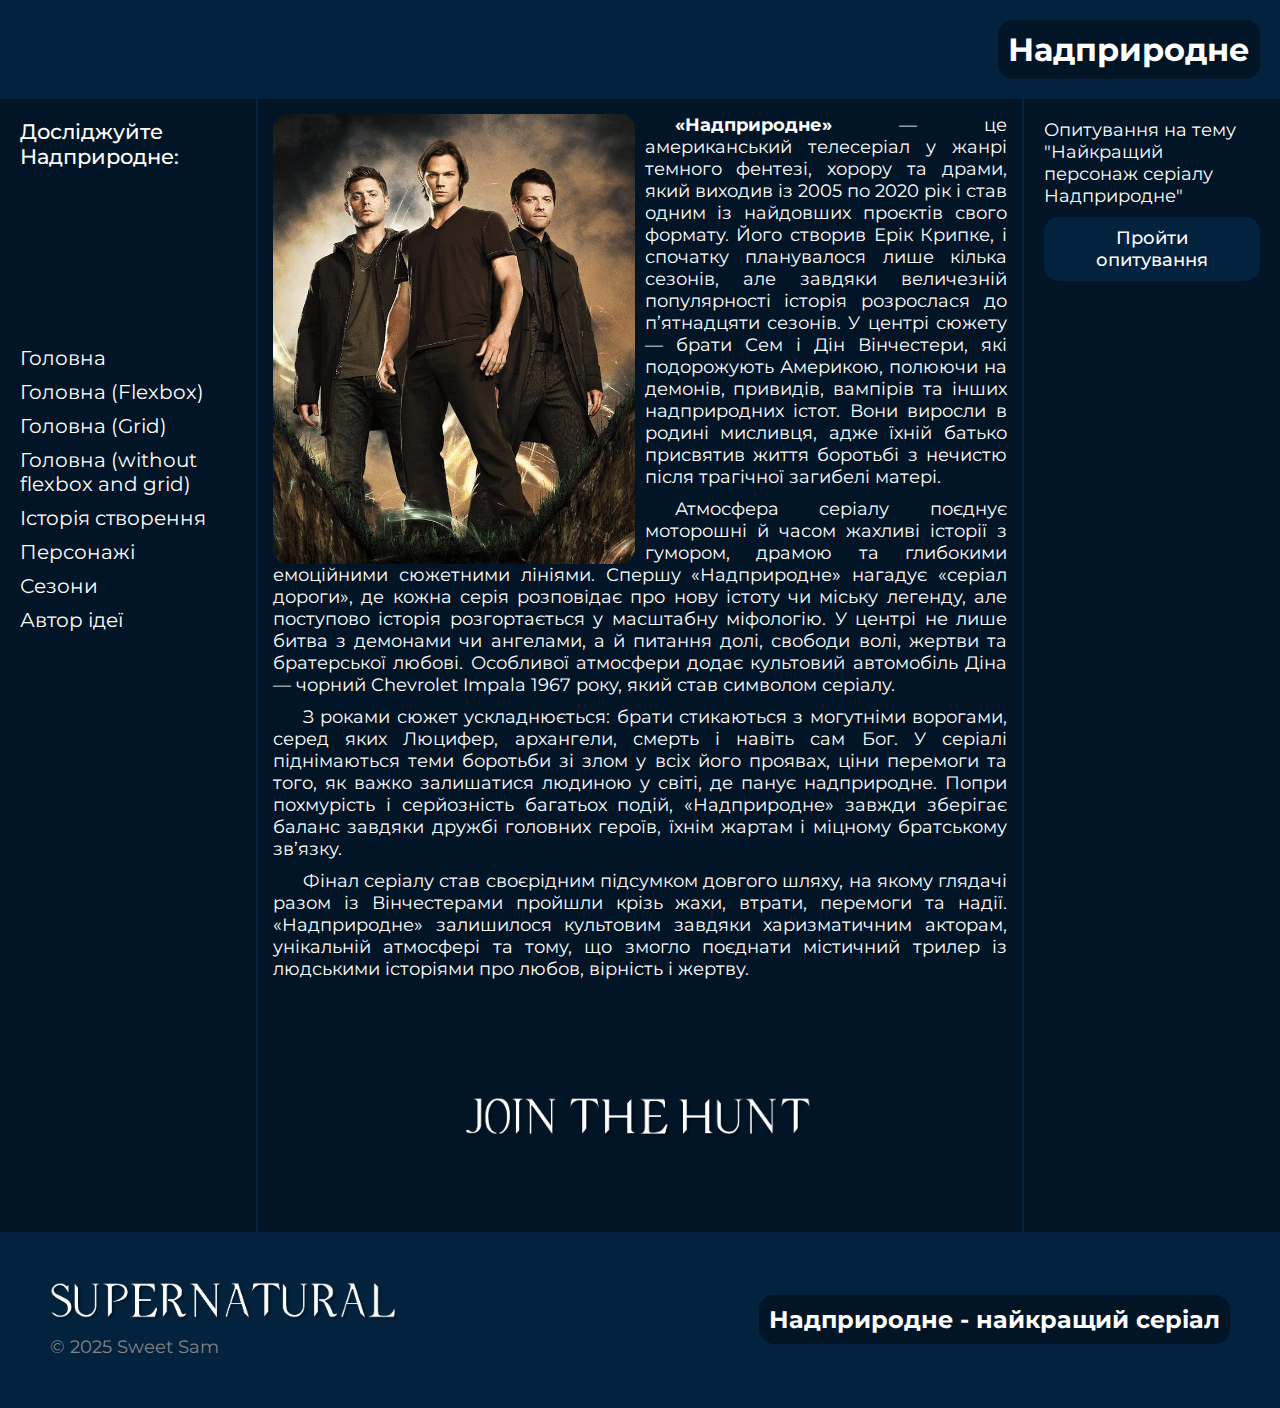
<file: index.html>
<!DOCTYPE html>
<html>

<head>
    <meta charset="UTF-8">
    <meta name="viewport" content="width=device-width, initial-scale=1.0">
    <link rel="stylesheet" href="css/index.css">
    <link rel="stylesheet" href="css/ws3/index-mobile.css">
    <title>Workshop 1</title>
</head>

<body>
    <div class="header">
        <div class="header-block">
            <h1 class="header-text">Надприродне</h1>
        </div>
        <button class="burger-menu-btn" id="burgerButton">≡</button>
    </div>
    <div class="main-container">

        <div class="menu-header">
            <h3>Досліджуйте Надприродне:</h3>
        </div>

        <div class="menu" id="menu">
            <ul>
                <a href="index.html">
                    <li>Головна</li>
                </a>
                <a href="ws2/main-flexbox.html">
                    <li>Головна (Flexbox)</li>
                </a>
                <a href="ws2/main-grid.html">
                    <li>Головна (Grid)</li>
                </a>
                <a href="ws2/main.html">
                    <li>Головна (without flexbox and grid)</li>
                </a>
                <a href="history.html">
                    <li>Історія створення</li>
                </a>
                <a href="characters.html">
                    <li>Персонажі</li>
                </a>
                <a href="seasons.html">
                    <li>Сезони</li>
                </a>
                <a href="author.html">
                    <li>Автор ідеї</li>
                </a>
            </ul>
        </div>

        <div class="content">
            <img src="img/poster1.jpg" class="content-img">
            <p><B>«Надприродне»</B> — це американський телесеріал у жанрі темного фентезі, хорору та
                драми,
                який
                виходив із 2005 по 2020 рік і став одним із найдовших проєктів свого формату. Його створив Ерік
                Крипке,
                і спочатку планувалося лише кілька сезонів, але завдяки величезній популярності історія
                розрослася
                до
                п’ятнадцяти сезонів. У центрі сюжету — брати Сем і Дін Вінчестери, які подорожують Америкою,
                полюючи
                на
                демонів, привидів, вампірів та інших надприродних істот. Вони виросли в родині мисливця, адже
                їхній
                батько присвятив життя боротьбі з нечистю після трагічної загибелі матері.
            </p>
            <p>
                Атмосфера серіалу поєднує моторошні й часом жахливі історії з гумором, драмою та глибокими
                емоційними
                сюжетними лініями. Спершу «Надприродне» нагадує «серіал дороги», де кожна серія розповідає про
                нову
                істоту чи міську легенду, але поступово історія розгортається у масштабну міфологію. У центрі не
                лише
                битва з демонами чи ангелами, а й питання долі, свободи волі, жертви та братерської любові.
                Особливої
                атмосфери додає культовий автомобіль Діна — чорний Chevrolet Impala 1967 року, який став
                символом
                серіалу.
            </p>
            <p>
                З роками сюжет ускладнюється: брати стикаються з могутніми ворогами, серед яких Люцифер,
                архангели,
                смерть і навіть сам Бог. У серіалі піднімаються теми боротьби зі злом у всіх його проявах, ціни
                перемоги
                та того, як важко залишатися людиною у світі, де панує надприродне. Попри похмурість і
                серйозність
                багатьох подій, «Надприродне» завжди зберігає баланс завдяки дружбі головних героїв, їхнім
                жартам і
                міцному братському зв’язку.
            </p>
            <p>
                Фінал серіалу став своєрідним підсумком довгого шляху, на якому глядачі разом із Вінчестерами
                пройшли
                крізь жахи, втрати, перемоги та надії. «Надприродне» залишилося культовим завдяки харизматичним
                акторам,
                унікальній атмосфері та тому, що змогло поєднати містичний трилер із людськими історіями про
                любов,
                вірність і жертву.
            </p>
        </div>
        <div class="content-footer">
            <img src="img/join_the_hunt.png" alt="Join the hunt" class="content-footer-img">
        </div>

        <div class="right-block">
            <p>Опитування на тему "Найкращий персонаж серіалу Надприродне"</p>
            <a href="https://www.youtube.com/watch?v=dQw4w9WgXcQ&ab_channel=RickAstley" target="_blank">
                <button class="right-btn">Пройти опитування</button>
            </a>
        </div>
    </div>

    <div class="footer">
        <div>
            <a href="index.html"><img src="img/logo.png" alt="Logo Supernatural" class="footer-img"></a>
            <p class="footer-author">© 2025 Sweet Sam</p>
        </div>
        <div class="footer-block">
            <h2>Надприродне - найкращий серіал</h2>
        </div>
    </div>

    <script src="ws3/burger-menu.js"></script>
</body>

</html>
</file>
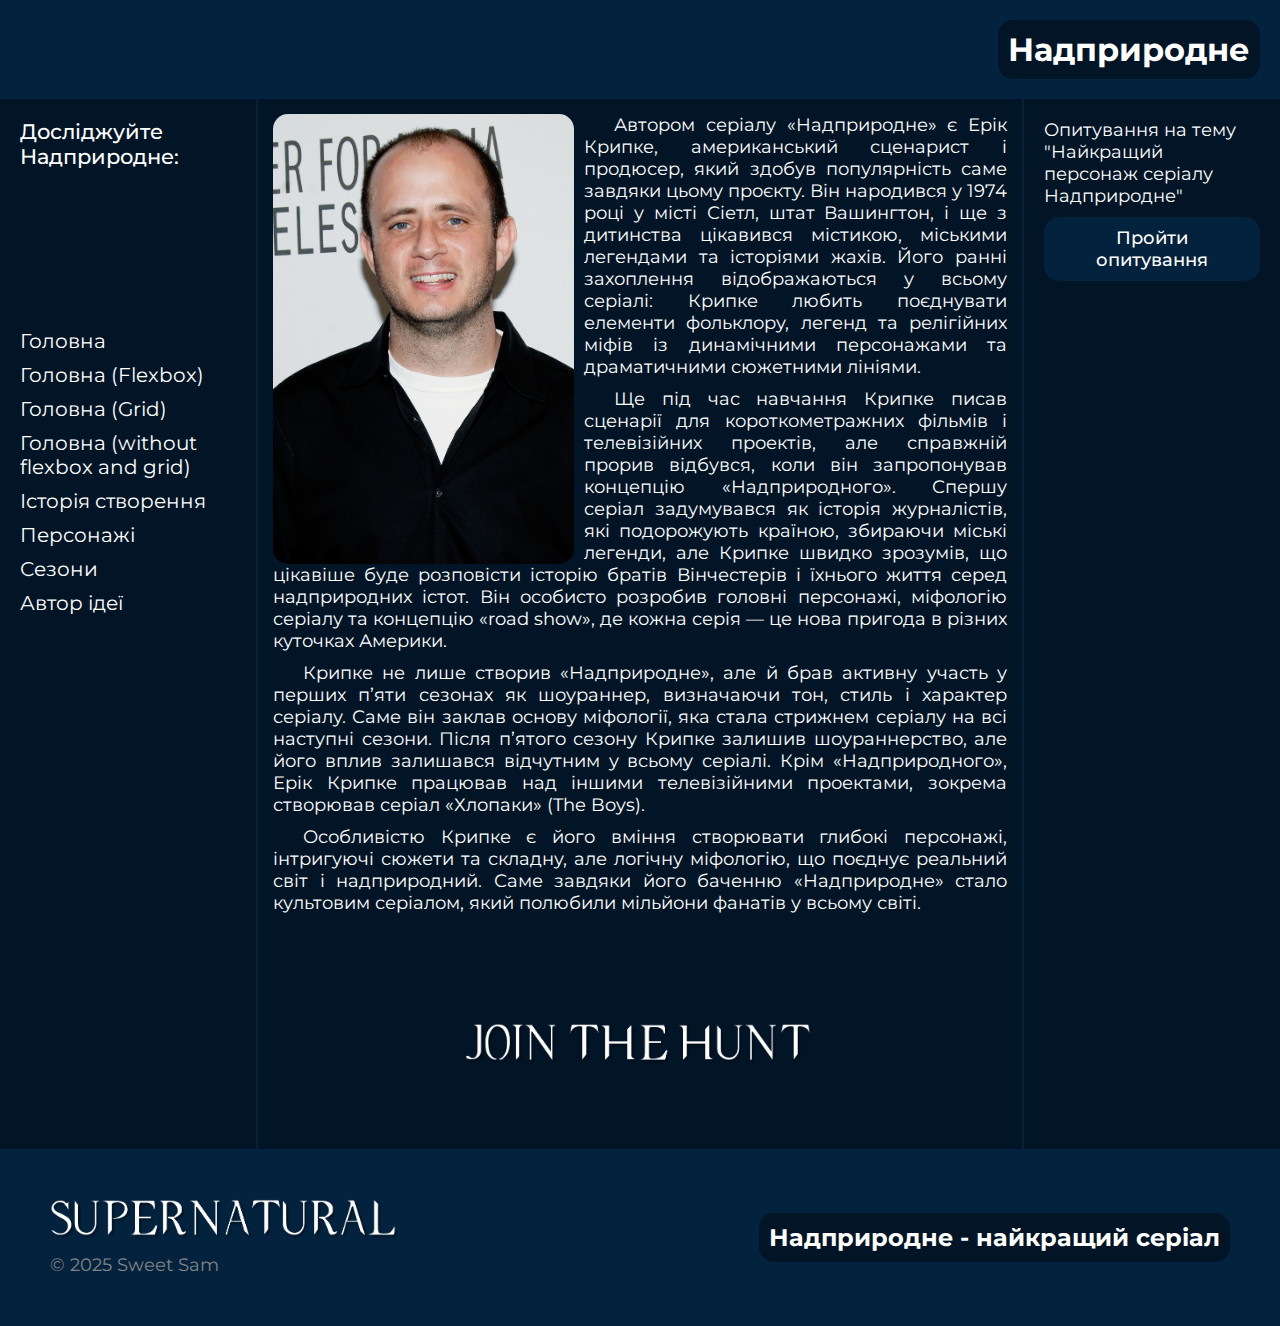
<file: author.html>
<!DOCTYPE html>
<html>

<head>
    <meta charset="UTF-8">
    <meta name="viewport" content="width=device-width, initial-scale=1.0">
    <link rel="stylesheet" href="css/index.css">
    <title>Workshop 1</title>
</head>

<body>
    <div class="header">
        <div class="header-block">
            <h1 class="header-text">Надприродне</h1>
        </div>
    </div>
    <div class="main-container">

        <div class="menu-header">
            <h3>Досліджуйте Надприродне:</h3>
        </div>

        <div class="menu">
            <ul>
                <a href="index.html">
                    <li>Головна</li>
                </a>
                <a href="ws2/main-flexbox.html">
                    <li>Головна (Flexbox)</li>
                </a>
                <a href="ws2/main-grid.html">
                    <li>Головна (Grid)</li>
                </a>
                <a href="ws2/main.html">
                    <li>Головна (without flexbox and grid)</li>
                </a>
                <a href="history.html">
                    <li>Історія створення</li>
                </a>
                <a href="characters.html">
                    <li>Персонажі</li>
                </a>
                <a href="seasons.html">
                    <li>Сезони</li>
                </a>
                <a href="author.html">
                    <li>Автор ідеї</li>
                </a>
            </ul>
        </div>

        <div class="content">
            <img src="img/eric kripke.jpg" class="content-img">
            <p>Автором серіалу «Надприродне» є Ерік Крипке, американський сценарист і продюсер, який здобув популярність
                саме завдяки цьому проєкту. Він народився у 1974 році у місті Сіетл, штат Вашингтон, і ще з дитинства
                цікавився містикою, міськими легендами та історіями жахів. Його ранні захоплення відображаються у всьому
                серіалі: Крипке любить поєднувати елементи фольклору, легенд та релігійних міфів із динамічними
                персонажами та драматичними сюжетними лініями.
            </p>
            <p>
                Ще під час навчання Крипке писав сценарії для короткометражних фільмів і телевізійних проектів, але
                справжній прорив відбувся, коли він запропонував концепцію «Надприродного». Спершу серіал задумувався як
                історія журналістів, які подорожують країною, збираючи міські легенди, але Крипке швидко зрозумів, що
                цікавіше буде розповісти історію братів Вінчестерів і їхнього життя серед надприродних істот. Він
                особисто розробив головні персонажі, міфологію серіалу та концепцію «road show», де кожна серія — це
                нова пригода в різних куточках Америки.
            </p>
            <p>
                Крипке не лише створив «Надприродне», але й брав активну участь у перших п’яти сезонах як шоураннер,
                визначаючи тон, стиль і характер серіалу. Саме він заклав основу міфології, яка стала стрижнем серіалу
                на всі наступні сезони. Після п’ятого сезону Крипке залишив шоураннерство, але його вплив залишався
                відчутним у всьому серіалі. Крім «Надприродного», Ерік Крипке працював над іншими телевізійними
                проектами, зокрема створював серіал «Хлопаки» (The Boys).
            </p>
            <p>
                Особливістю Крипке є його вміння створювати глибокі персонажі, інтригуючі сюжети та складну, але логічну
                міфологію, що поєднує реальний світ і надприродний. Саме завдяки його баченню «Надприродне» стало
                культовим серіалом, який полюбили мільйони фанатів у всьому світі.
            </p>
        </div>
        <div class="content-footer">
            <img src="img/join_the_hunt.png" alt="Join the hunt" class="content-footer-img">
        </div>

        <div class="right-block">
            <p>Опитування на тему "Найкращий персонаж серіалу Надприродне"</p>
            <a href="https://www.youtube.com/watch?v=dQw4w9WgXcQ&ab_channel=RickAstley" target="_blank">
                <button class="right-btn">Пройти опитування</button>
            </a>
        </div>
    </div>

    <div class="footer">
        <div>
            <a href="index.html"><img src="img/logo.png" alt="Logo Supernatural" class="footer-img"></a>
            <p class="footer-author">© 2025 Sweet Sam</p>
        </div>
        <div class="footer-block">
            <h2>Надприродне - найкращий серіал</h2>
        </div>
    </div>
</body>

</html>
</file>
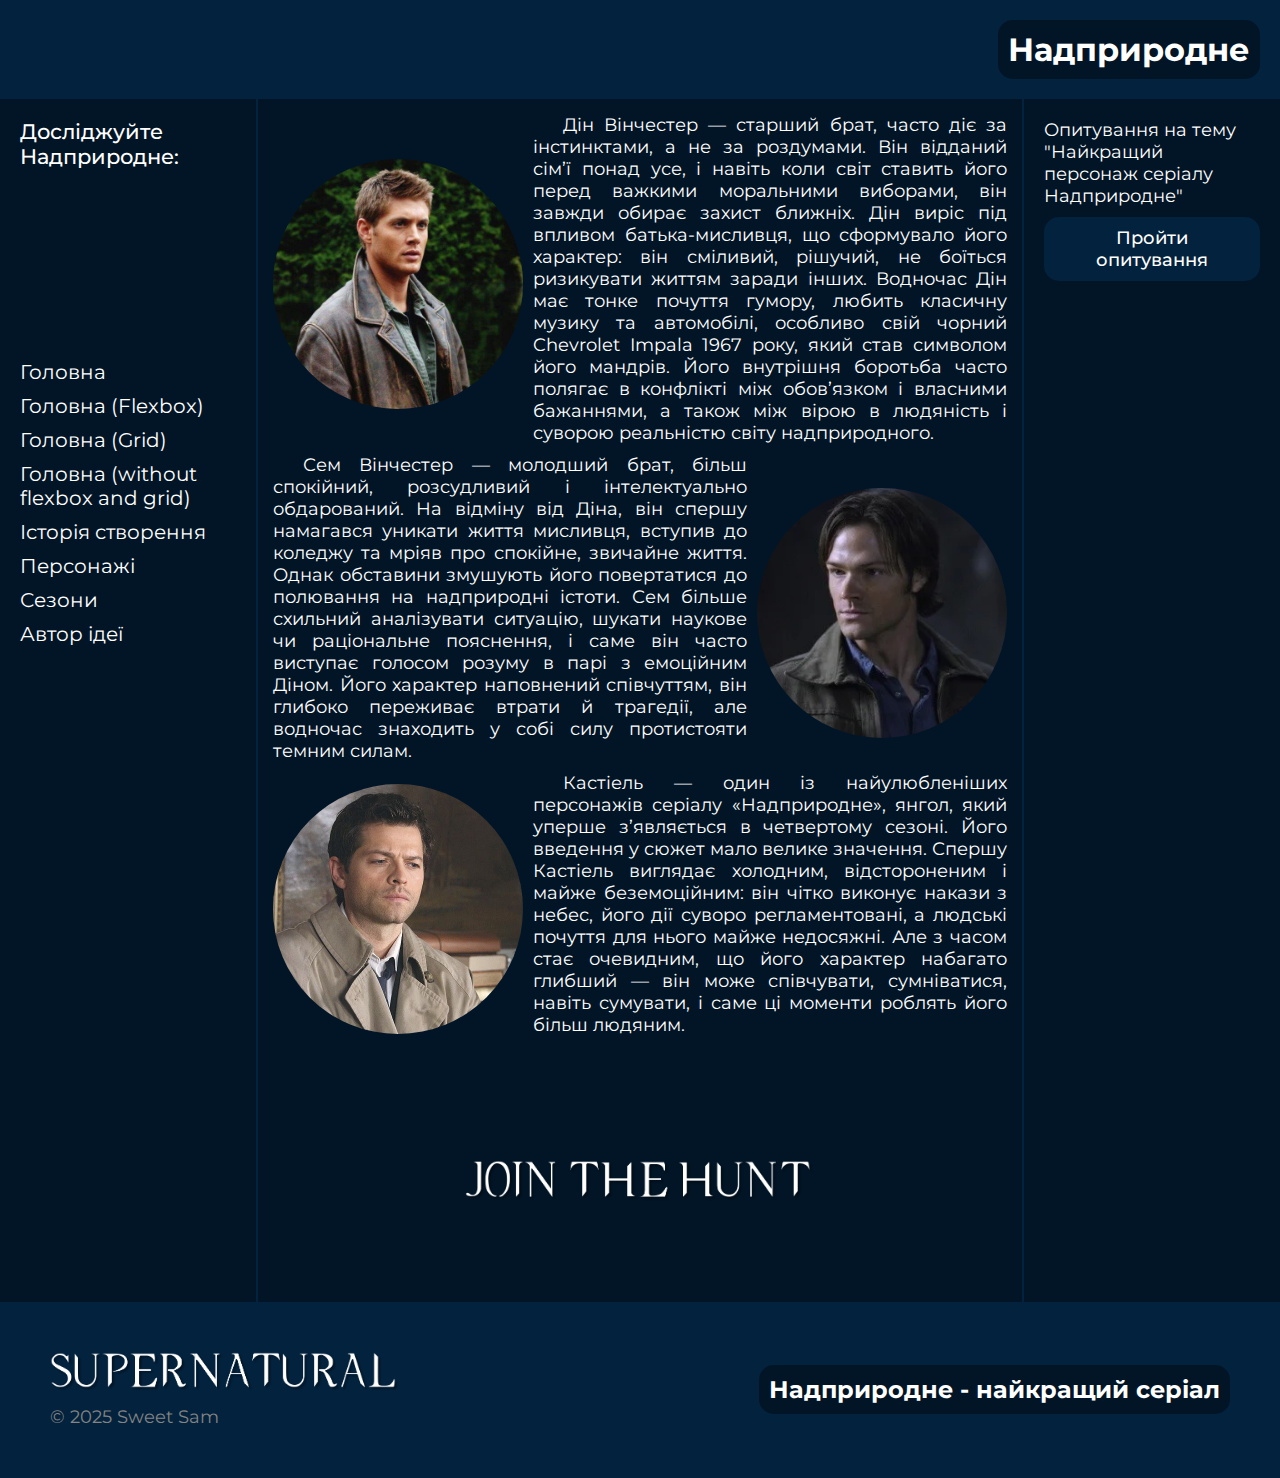
<file: characters.html>
<!DOCTYPE html>
<html>

<head>
    <meta charset="UTF-8">
    <meta name="viewport" content="width=device-width, initial-scale=1.0">
    <link rel="stylesheet" href="css/index.css">
    <link rel="stylesheet" href="css/characters.css">
    <title>Workshop 1</title>
</head>

<body>
    <div class="header">
        <div class="header-block">
            <h1 class="header-text">Надприродне</h1>
        </div>
    </div>
    <div class="main-container">

        <div class="menu-header">
            <h3>Досліджуйте Надприродне:</h3>
        </div>

        <div class="menu">
            <ul>
                <a href="index.html">
                    <li>Головна</li>
                </a>
                <a href="ws2/main-flexbox.html">
                    <li>Головна (Flexbox)</li>
                </a>
                <a href="ws2/main-grid.html">
                    <li>Головна (Grid)</li>
                </a>
                <a href="ws2/main.html">
                    <li>Головна (without flexbox and grid)</li>
                </a>
                <a href="history.html">
                    <li>Історія створення</li>
                </a>
                <a href="characters.html">
                    <li>Персонажі</li>
                </a>
                <a href="seasons.html">
                    <li>Сезони</li>
                </a>
                <a href="author.html">
                    <li>Автор ідеї</li>
                </a>
            </ul>
        </div>

        <div class="content">
            <div class="content-container">
                <img src="img/dean.jpg" class="content-img" alt="Dean Winchester">
                <p>
                    Дін Вінчестер — старший брат, часто діє за інстинктами, а
                    не за роздумами. Він відданий сім’ї понад усе, і навіть коли світ ставить його перед важкими
                    моральними виборами, він завжди обирає захист ближніх. Дін виріс під впливом батька-мисливця, що
                    сформувало його характер: він сміливий, рішучий, не боїться ризикувати життям заради інших. Водночас
                    Дін має тонке почуття гумору, любить класичну музику та автомобілі, особливо свій чорний Chevrolet
                    Impala 1967 року, який став символом його мандрів. Його внутрішня боротьба часто полягає в конфлікті
                    між обов’язком і власними бажаннями, а також між вірою в людяність і суворою реальністю світу
                    надприродного.
                </p>
            </div>
            <div class="content-container content-container-reverse">
                <img src="img/sam.jpg" class="content-img" alt="Sam Winchester">
                <p>
                    Сем Вінчестер — молодший брат, більш спокійний, розсудливий і інтелектуально обдарований. На відміну
                    від
                    Діна, він спершу намагався уникати життя мисливця, вступив до коледжу та мріяв про спокійне,
                    звичайне життя. Однак обставини змушують його повертатися до полювання на надприродні істоти. Сем
                    більше
                    схильний аналізувати ситуацію, шукати наукове чи раціональне пояснення, і саме він часто виступає
                    голосом розуму в парі з емоційним Діном. Його характер наповнений співчуттям, він глибоко переживає
                    втрати й трагедії, але водночас знаходить у собі силу протистояти темним силам.
                </p>
            </div>
            <div class="content-container">
                <img src="img/castiel.jpg" class="content-img" alt="Castiel">
                <p>
                    Кастіель — один із найулюбленіших персонажів серіалу «Надприродне», янгол, який уперше з’являється в
                    четвертому сезоні. Його введення у сюжет мало велике значення. Спершу Кастіель
                    виглядає холодним, відстороненим і майже беземоційним: він чітко виконує накази з небес, його дії
                    суворо регламентовані, а людські почуття для нього майже недосяжні. Але з часом стає очевидним, що
                    його характер набагато глибший — він може співчувати, сумніватися, навіть сумувати, і саме ці
                    моменти роблять його більш людяним.
                </p>
            </div>
        </div>
        <div class="content-footer">
            <img src="img/join_the_hunt.png" alt="Join the hunt" class="content-footer-img">
        </div>

        <div class="right-block">
            <p>Опитування на тему "Найкращий персонаж серіалу Надприродне"</p>
            <a href="https://www.youtube.com/watch?v=dQw4w9WgXcQ&ab_channel=RickAstley" target="_blank">
                <button class="right-btn">Пройти опитування</button>
            </a>
        </div>
    </div>

    <div class="footer">
        <div>
            <a href="index.html"><img src="img/logo.png" alt="Logo Supernatural" class="footer-img"></a>
            <p class="footer-author">© 2025 Sweet Sam</p>
        </div>
        <div class="footer-block">
            <h2>Надприродне - найкращий серіал</h2>
        </div>
    </div>
</body>

</html>
</file>
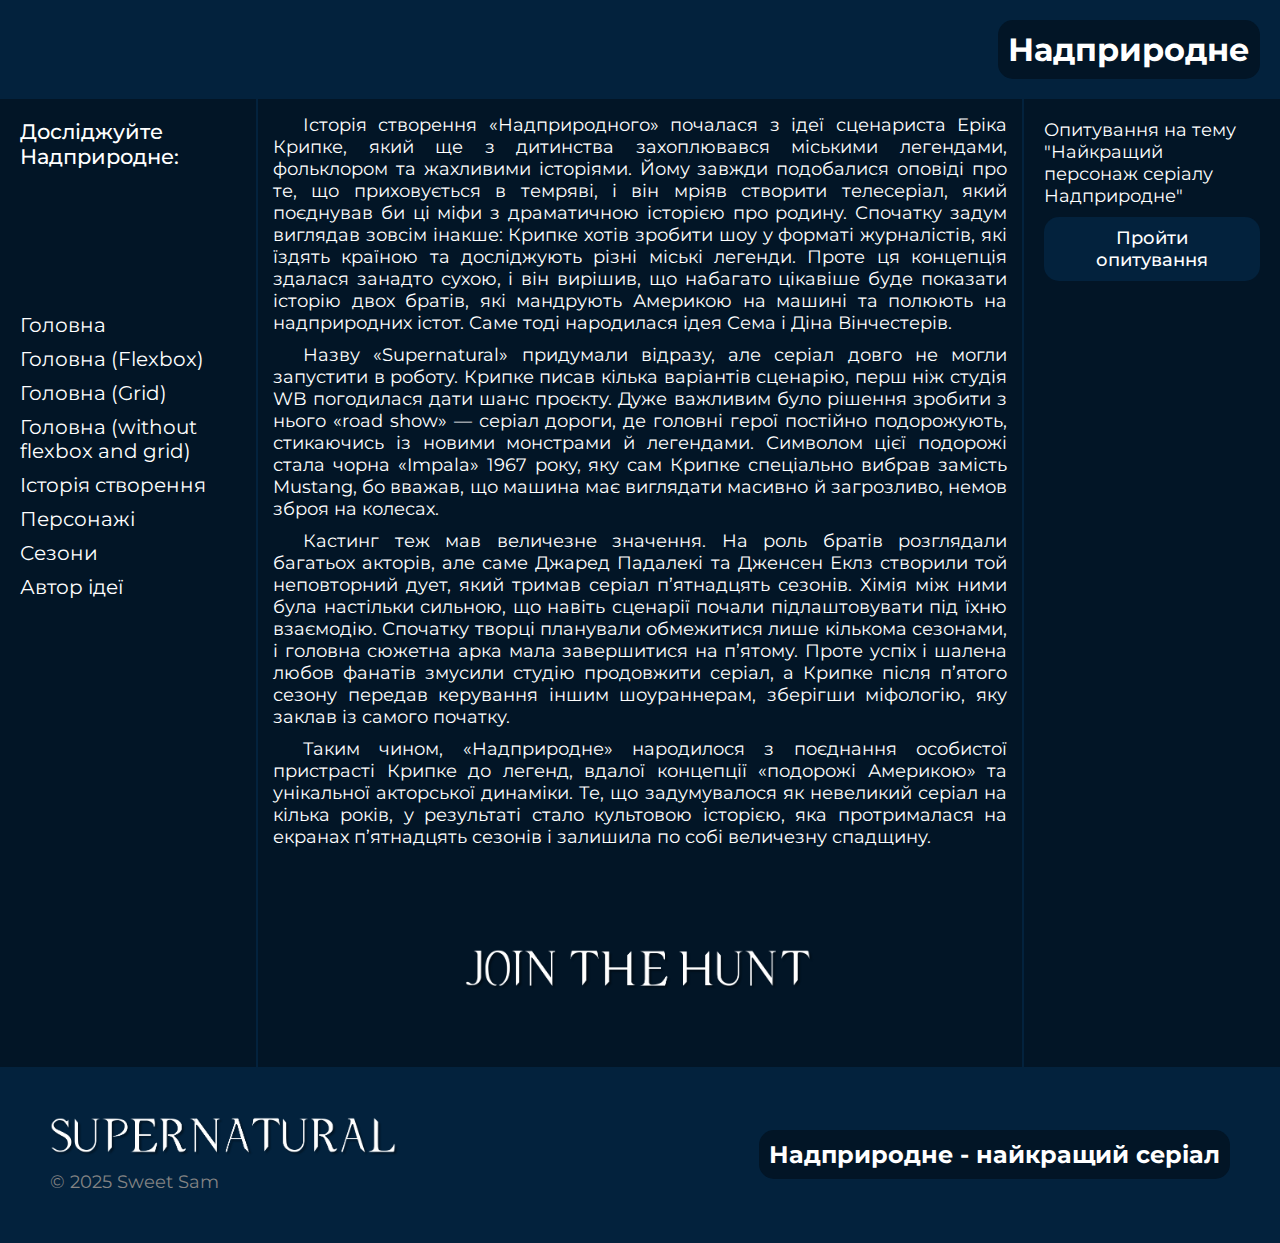
<file: history.html>
<!DOCTYPE html>
<html>

<head>
    <meta charset="UTF-8">
    <meta name="viewport" content="width=device-width, initial-scale=1.0">
    <link rel="stylesheet" href="css/index.css">
    <title>Workshop 1</title>
</head>

<body>
    <div class="header">
        <div class="header-block">
            <h1 class="header-text">Надприродне</h1>
        </div>
    </div>
    <div class="main-container">

        <div class="menu-header">
            <h3>Досліджуйте Надприродне:</h3>
        </div>

        <div class="menu">
            <ul>
                <a href="index.html">
                    <li>Головна</li>
                </a>
                <a href="ws2/main-flexbox.html">
                    <li>Головна (Flexbox)</li>
                </a>
                <a href="ws2/main-grid.html">
                    <li>Головна (Grid)</li>
                </a>
                <a href="ws2/main.html">
                    <li>Головна (without flexbox and grid)</li>
                </a>
                <a href="history.html">
                    <li>Історія створення</li>
                </a>
                <a href="characters.html">
                    <li>Персонажі</li>
                </a>
                <a href="seasons.html">
                    <li>Сезони</li>
                </a>
                <a href="author.html">
                    <li>Автор ідеї</li>
                </a>
            </ul>
        </div>

        <div class="content">
            <p>
                Історія створення «Надприродного» почалася з ідеї сценариста Еріка Крипке, який ще з дитинства
                захоплювався міськими легендами, фольклором та жахливими історіями. Йому завжди подобалися оповіді про
                те, що приховується в темряві, і він мріяв створити телесеріал, який поєднував би ці міфи з драматичною
                історією про родину. Спочатку задум виглядав зовсім інакше: Крипке хотів зробити шоу у форматі
                журналістів, які їздять країною та досліджують різні міські легенди. Проте ця концепція здалася занадто
                сухою, і він вирішив, що набагато цікавіше буде показати історію двох братів, які мандрують Америкою на
                машині та полюють на надприродних істот. Саме тоді народилася ідея Сема і Діна Вінчестерів.
            </p>
            <p>
                Назву «Supernatural» придумали відразу, але серіал довго не могли запустити в роботу. Крипке писав
                кілька варіантів сценарію, перш ніж студія WB погодилася дати шанс проєкту. Дуже важливим було рішення
                зробити з нього «road show» — серіал дороги, де головні герої постійно подорожують, стикаючись із новими
                монстрами й легендами. Символом цієї подорожі стала чорна «Impala» 1967 року, яку сам Крипке спеціально
                вибрав замість Mustang, бо вважав, що машина має виглядати масивно й загрозливо, немов зброя на колесах.
            </p>
            <p>
                Кастинг теж мав величезне значення. На роль братів розглядали багатьох акторів, але саме Джаред Падалекі
                та Дженсен Еклз створили той неповторний дует, який тримав серіал п’ятнадцять сезонів. Хімія між ними
                була настільки сильною, що навіть сценарії почали підлаштовувати під їхню взаємодію. Спочатку творці
                планували обмежитися лише кількома сезонами, і головна сюжетна арка мала завершитися на п’ятому. Проте
                успіх і шалена любов фанатів змусили студію продовжити серіал, а Крипке після п’ятого сезону передав
                керування іншим шоураннерам, зберігши міфологію, яку заклав із самого початку.
            </p>
            <p>
                Таким чином, «Надприродне» народилося з поєднання особистої пристрасті Крипке до легенд, вдалої
                концепції «подорожі Америкою» та унікальної акторської динаміки. Те, що задумувалося як невеликий серіал
                на кілька років, у результаті стало культовою історією, яка протрималася на екранах п’ятнадцять сезонів
                і залишила по собі величезну спадщину.
            </p>
        </div>
        <div class="content-footer">
            <img src="img/join_the_hunt.png" alt="Join the hunt" class="content-footer-img">
        </div>

        <div class="right-block">
            <p>Опитування на тему "Найкращий персонаж серіалу Надприродне"</p>
            <a href="https://www.youtube.com/watch?v=dQw4w9WgXcQ&ab_channel=RickAstley" target="_blank">
                <button class="right-btn">Пройти опитування</button>
            </a>
        </div>
    </div>

    <div class="footer">
        <div>
            <a href="index.html"><img src="img/logo.png" alt="Logo Supernatural" class="footer-img"></a>
            <p class="footer-author">© 2025 Sweet Sam</p>
        </div>
        <div class="footer-block">
            <h2>Надприродне - найкращий серіал</h2>
        </div>
    </div>
</body>

</html>
</file>
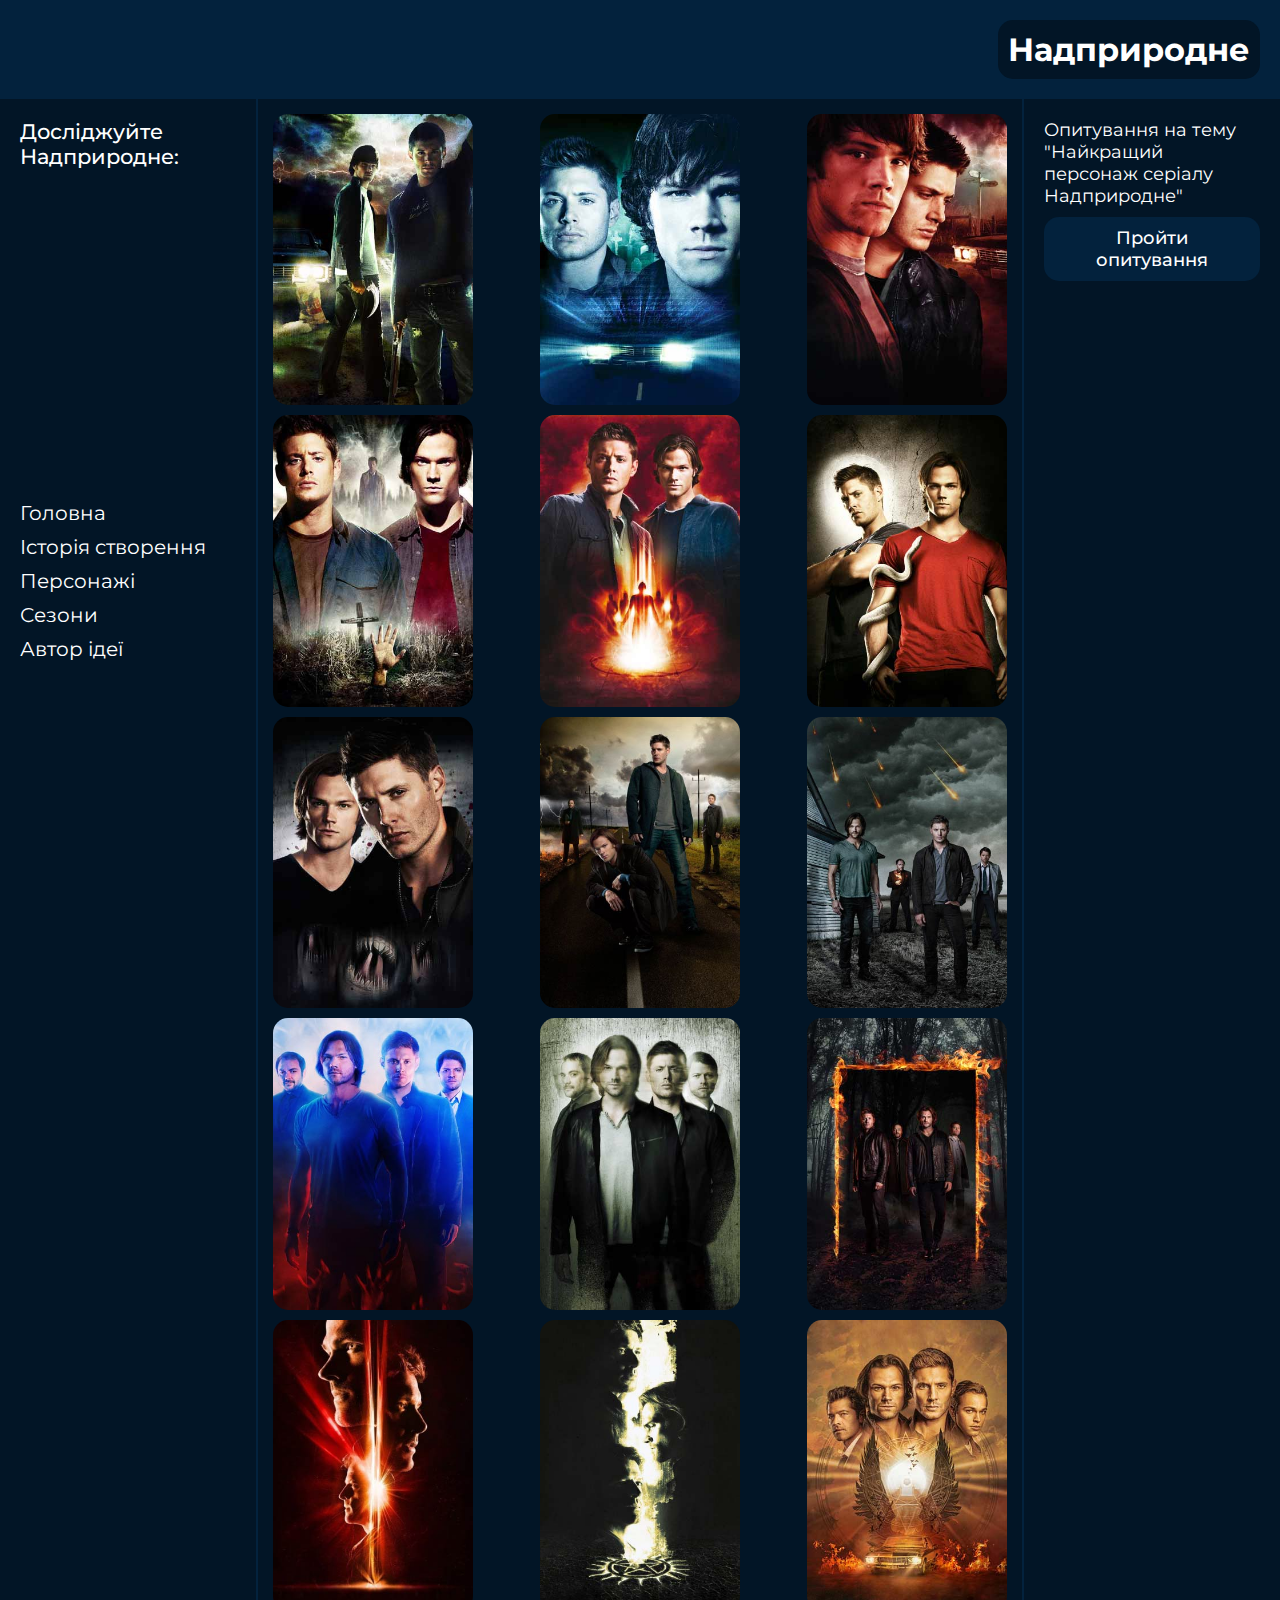
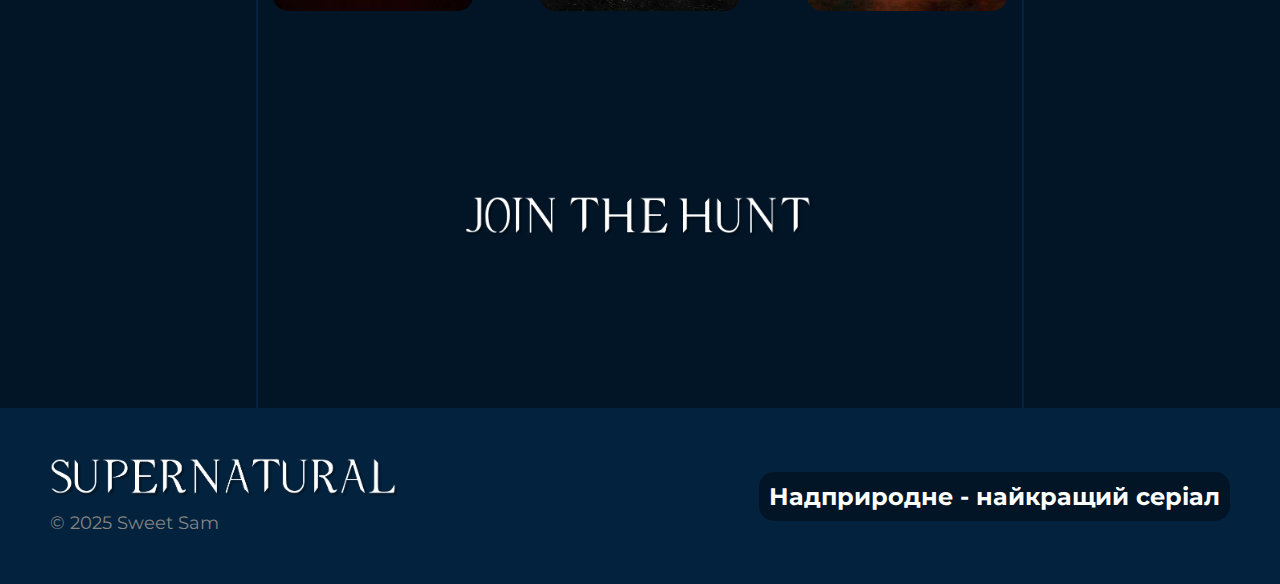
<file: seasons.html>
<!DOCTYPE html>
<html>

<head>
    <meta charset="UTF-8">
    <meta name="viewport" content="width=device-width, initial-scale=1.0">
    <link rel="stylesheet" href="css/index.css">
    <link rel="stylesheet" href="css/seasons.css">
    <title>Workshop 1</title>
</head>

<body>
    <div class="header">
        <div class="header-block">
            <h1 class="header-text">Надприродне</h1>
        </div>
    </div>
    <div class="main-container">

        <div class="menu-header">
            <h3>Досліджуйте Надприродне:</h3>
        </div>

        <div class="menu">
            <ul>
                <a href="index.html">
                    <li>Головна</li>
                </a>
                <a href="history.html">
                    <li>Історія створення</li>
                </a>
                <a href="characters.html">
                    <li>Персонажі</li>
                </a>
                <a href="#">
                    <li>Сезони</li>
                </a>
                <a href="author.html">
                    <li>Автор ідеї</li>
                </a>
            </ul>
        </div>

        <div class="content">
            <img src="img/seasons/s1.jpg" class="season-img">
            <img src="img/seasons/s2.jpg" class="season-img">
            <img src="img/seasons/s3.jpg" class="season-img">
            <img src="img/seasons/s4.jpg" class="season-img">
            <img src="img/seasons/s5.jpg" class="season-img">
            <img src="img/seasons/s6.jpg" class="season-img">
            <img src="img/seasons/s7.jpg" class="season-img">
            <img src="img/seasons/s8.jpg" class="season-img">
            <img src="img/seasons/s9.jpg" class="season-img">
            <img src="img/seasons/s10.jpg" class="season-img">
            <img src="img/seasons/s11.jpg" class="season-img">
            <img src="img/seasons/s12.jpg" class="season-img">
            <img src="img/seasons/s13.jpg" class="season-img">
            <img src="img/seasons/s14.jpg" class="season-img">
            <img src="img/seasons/s15.jpg" class="season-img">
        </div>
        <div class="content-footer">
            <img src="img/join_the_hunt.png" alt="Join the hunt" class="content-footer-img">
        </div>

        <div class="right-block">
            <p>Опитування на тему "Найкращий персонаж серіалу Надприродне"</p>
            <a href="https://www.youtube.com/watch?v=dQw4w9WgXcQ&ab_channel=RickAstley" target="_blank">
                <button class="right-btn">Пройти опитування</button>
            </a>
        </div>
    </div>

    <div class="footer">
        <div>
            <a href="index.html"><img src="img/logo.png" alt="Logo Supernatural" class="footer-img"></a>
            <p class="footer-author">© 2025 Sweet Sam</p>
        </div>
        <div class="footer-block">
            <h2>Надприродне - найкращий серіал</h2>
        </div>
    </div>
</body>

</html>
</file>
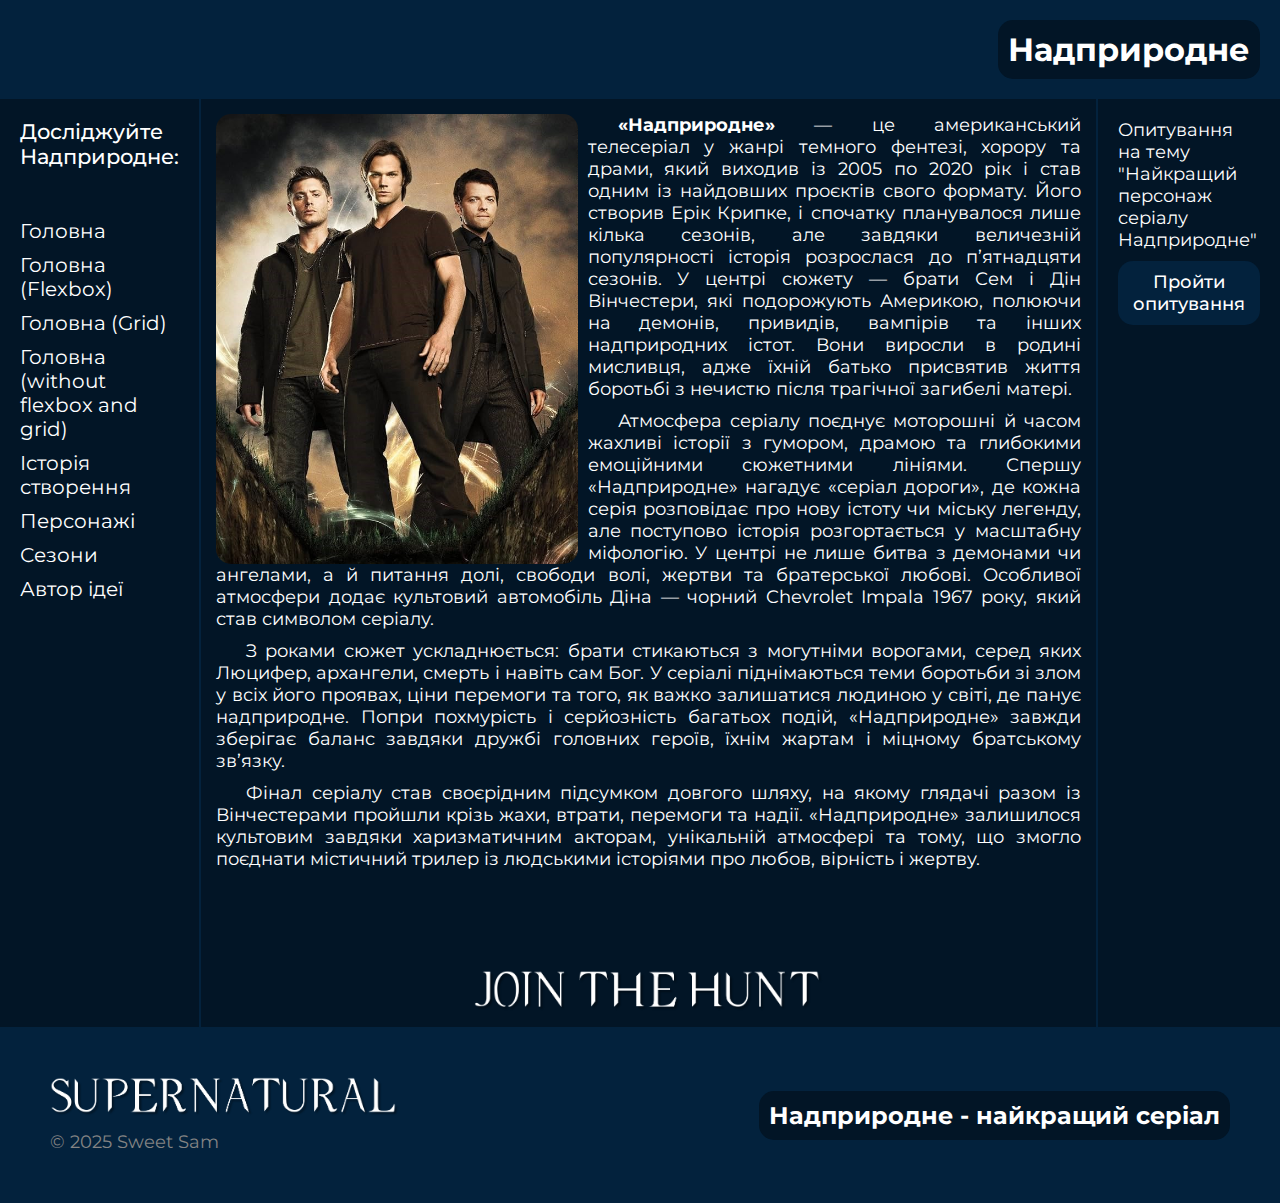
<file: ws2/main-flexbox.html>
<!DOCTYPE html>
<html>

<head>
    <meta charset="UTF-8">
    <meta name="viewport" content="width=device-width, initial-scale=1.0">
    <link rel="stylesheet" href="../css/ws2/main-flexbox.css">
    <title>Workshop 1</title>
</head>

<body>
    <div class="header">
        <div class="header-block">
            <h1 class="header-text">Надприродне</h1>
        </div>
    </div>
    <div class="main-container">

        <div class="menu">
            <div class="menu-header">
                <h3>Досліджуйте Надприродне:</h3>
            </div>
            <ul>
                <a href="../index.html">
                    <li>Головна</li>
                </a>
                <a href="main-flexbox.html">
                    <li>Головна (Flexbox)</li>
                </a>
                <a href="main-grid.html">
                    <li>Головна (Grid)</li>
                </a>
                <a href="main.html">
                    <li>Головна (without flexbox and grid)</li>
                </a>
                <a href="../history.html">
                    <li>Історія створення</li>
                </a>
                <a href="../characters.html">
                    <li>Персонажі</li>
                </a>
                <a href="../seasons.html">
                    <li>Сезони</li>
                </a>
                <a href="../author.html">
                    <li>Автор ідеї</li>
                </a>
            </ul>
        </div>

        <div class="content">
            <img src="../img/poster1.jpg" class="content-img">
            <p><B>«Надприродне»</B> — це американський телесеріал у жанрі темного фентезі, хорору та
                драми,
                який
                виходив із 2005 по 2020 рік і став одним із найдовших проєктів свого формату. Його створив Ерік
                Крипке,
                і спочатку планувалося лише кілька сезонів, але завдяки величезній популярності історія
                розрослася
                до
                п’ятнадцяти сезонів. У центрі сюжету — брати Сем і Дін Вінчестери, які подорожують Америкою,
                полюючи
                на
                демонів, привидів, вампірів та інших надприродних істот. Вони виросли в родині мисливця, адже
                їхній
                батько присвятив життя боротьбі з нечистю після трагічної загибелі матері.
            </p>
            <p>
                Атмосфера серіалу поєднує моторошні й часом жахливі історії з гумором, драмою та глибокими
                емоційними
                сюжетними лініями. Спершу «Надприродне» нагадує «серіал дороги», де кожна серія розповідає про
                нову
                істоту чи міську легенду, але поступово історія розгортається у масштабну міфологію. У центрі не
                лише
                битва з демонами чи ангелами, а й питання долі, свободи волі, жертви та братерської любові.
                Особливої
                атмосфери додає культовий автомобіль Діна — чорний Chevrolet Impala 1967 року, який став
                символом
                серіалу.
            </p>
            <p>
                З роками сюжет ускладнюється: брати стикаються з могутніми ворогами, серед яких Люцифер,
                архангели,
                смерть і навіть сам Бог. У серіалі піднімаються теми боротьби зі злом у всіх його проявах, ціни
                перемоги
                та того, як важко залишатися людиною у світі, де панує надприродне. Попри похмурість і
                серйозність
                багатьох подій, «Надприродне» завжди зберігає баланс завдяки дружбі головних героїв, їхнім
                жартам і
                міцному братському зв’язку.
            </p>
            <p>
                Фінал серіалу став своєрідним підсумком довгого шляху, на якому глядачі разом із Вінчестерами
                пройшли
                крізь жахи, втрати, перемоги та надії. «Надприродне» залишилося культовим завдяки харизматичним
                акторам,
                унікальній атмосфері та тому, що змогло поєднати містичний трилер із людськими історіями про
                любов,
                вірність і жертву.
            </p>
            <div class="content-footer">
                <img src="../img/join_the_hunt.png" alt="Join the hunt" class="content-footer-img">
            </div>
        </div>


        <div class="right-block">
            <p>Опитування на тему "Найкращий персонаж серіалу Надприродне"</p>
            <a href="https://www.youtube.com/watch?v=dQw4w9WgXcQ&ab_channel=RickAstley" target="_blank">
                <button class="right-btn">Пройти опитування</button>
            </a>
        </div>
    </div>

    <div class="footer">
        <div>
            <a href="index.html"><img src="../img/logo.png" alt="Logo Supernatural" class="footer-img"></a>
            <p class="footer-author">© 2025 Sweet Sam</p>
        </div>
        <div class="footer-block">
            <h2>Надприродне - найкращий серіал</h2>
        </div>
    </div>
</body>

</html>
</file>
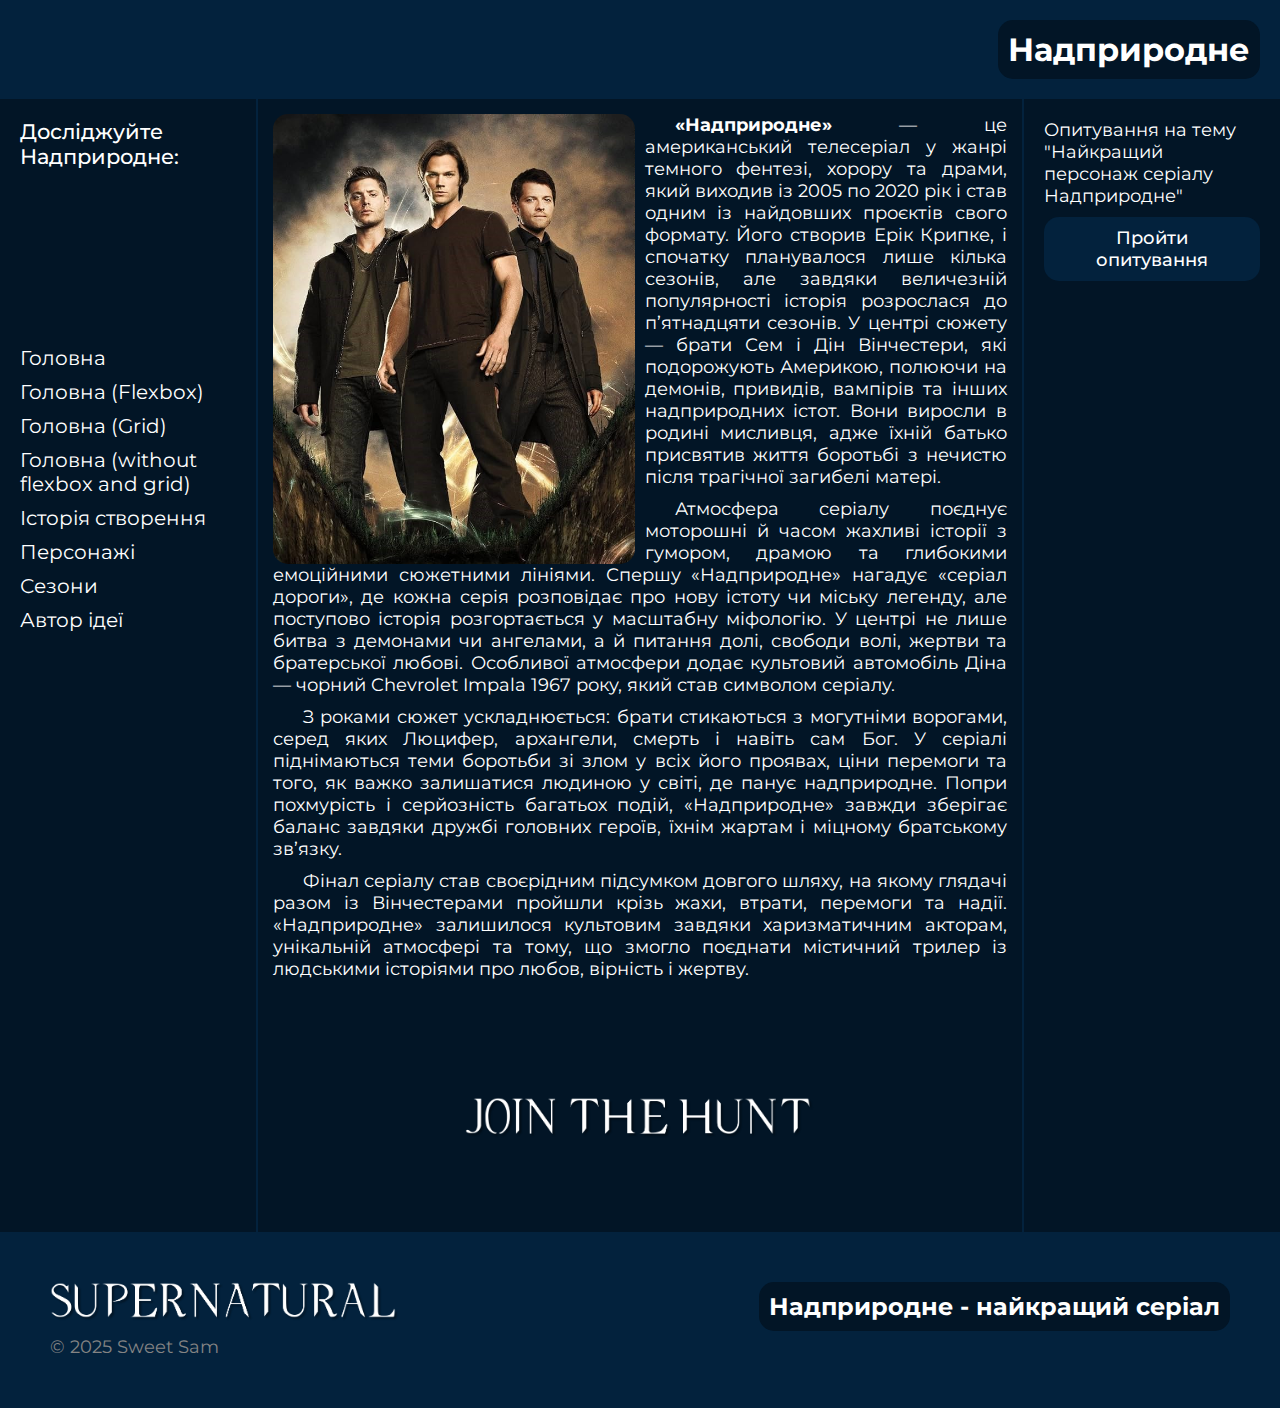
<file: ws2/main-grid.html>
<!DOCTYPE html>
<html>

<head>
    <meta charset="UTF-8">
    <meta name="viewport" content="width=device-width, initial-scale=1.0">
    <link rel="stylesheet" href="../css/ws2/main-grid.css">
    <title>Workshop 1</title>
</head>

<body>
    <div class="header">
        <div class="header-block">
            <h1 class="header-text">Надприродне</h1>
        </div>
    </div>
    <div class="main-container">

        <div class="menu-header">
            <h3>Досліджуйте Надприродне:</h3>
        </div>

        <div class="menu">
            <ul>
                <a href="../index.html">
                    <li>Головна</li>
                </a>
                <a href="main-flexbox.html">
                    <li>Головна (Flexbox)</li>
                </a>
                <a href="main-grid.html">
                    <li>Головна (Grid)</li>
                </a>
                <a href="main.html">
                    <li>Головна (without flexbox and grid)</li>
                </a>
                <a href="../history.html">
                    <li>Історія створення</li>
                </a>
                <a href="../characters.html">
                    <li>Персонажі</li>
                </a>
                <a href="../seasons.html">
                    <li>Сезони</li>
                </a>
                <a href="../author.html">
                    <li>Автор ідеї</li>
                </a>
            </ul>
        </div>

        <div class="content">
            <img src="../img/poster1.jpg" class="content-img">
            <p><B>«Надприродне»</B> — це американський телесеріал у жанрі темного фентезі, хорору та
                драми,
                який
                виходив із 2005 по 2020 рік і став одним із найдовших проєктів свого формату. Його створив Ерік
                Крипке,
                і спочатку планувалося лише кілька сезонів, але завдяки величезній популярності історія
                розрослася
                до
                п’ятнадцяти сезонів. У центрі сюжету — брати Сем і Дін Вінчестери, які подорожують Америкою,
                полюючи
                на
                демонів, привидів, вампірів та інших надприродних істот. Вони виросли в родині мисливця, адже
                їхній
                батько присвятив життя боротьбі з нечистю після трагічної загибелі матері.
            </p>
            <p>
                Атмосфера серіалу поєднує моторошні й часом жахливі історії з гумором, драмою та глибокими
                емоційними
                сюжетними лініями. Спершу «Надприродне» нагадує «серіал дороги», де кожна серія розповідає про
                нову
                істоту чи міську легенду, але поступово історія розгортається у масштабну міфологію. У центрі не
                лише
                битва з демонами чи ангелами, а й питання долі, свободи волі, жертви та братерської любові.
                Особливої
                атмосфери додає культовий автомобіль Діна — чорний Chevrolet Impala 1967 року, який став
                символом
                серіалу.
            </p>
            <p>
                З роками сюжет ускладнюється: брати стикаються з могутніми ворогами, серед яких Люцифер,
                архангели,
                смерть і навіть сам Бог. У серіалі піднімаються теми боротьби зі злом у всіх його проявах, ціни
                перемоги
                та того, як важко залишатися людиною у світі, де панує надприродне. Попри похмурість і
                серйозність
                багатьох подій, «Надприродне» завжди зберігає баланс завдяки дружбі головних героїв, їхнім
                жартам і
                міцному братському зв’язку.
            </p>
            <p>
                Фінал серіалу став своєрідним підсумком довгого шляху, на якому глядачі разом із Вінчестерами
                пройшли
                крізь жахи, втрати, перемоги та надії. «Надприродне» залишилося культовим завдяки харизматичним
                акторам,
                унікальній атмосфері та тому, що змогло поєднати містичний трилер із людськими історіями про
                любов,
                вірність і жертву.
            </p>
        </div>
        <div class="content-footer">
            <img src="../img/join_the_hunt.png" alt="Join the hunt" class="content-footer-img">
        </div>

        <div class="right-block">
            <p>Опитування на тему "Найкращий персонаж серіалу Надприродне"</p>
            <a href="https://www.youtube.com/watch?v=dQw4w9WgXcQ&ab_channel=RickAstley" target="_blank">
                <button class="right-btn">Пройти опитування</button>
            </a>
        </div>
    </div>

    <div class="footer">
        <div>
            <a href="index.html"><img src="../img/logo.png" alt="Logo Supernatural" class="footer-img"></a>
            <p class="footer-author">© 2025 Sweet Sam</p>
        </div>
        <div class="footer-block">
            <h2>Надприродне - найкращий серіал</h2>
        </div>
    </div>
</body>

</html>
</file>
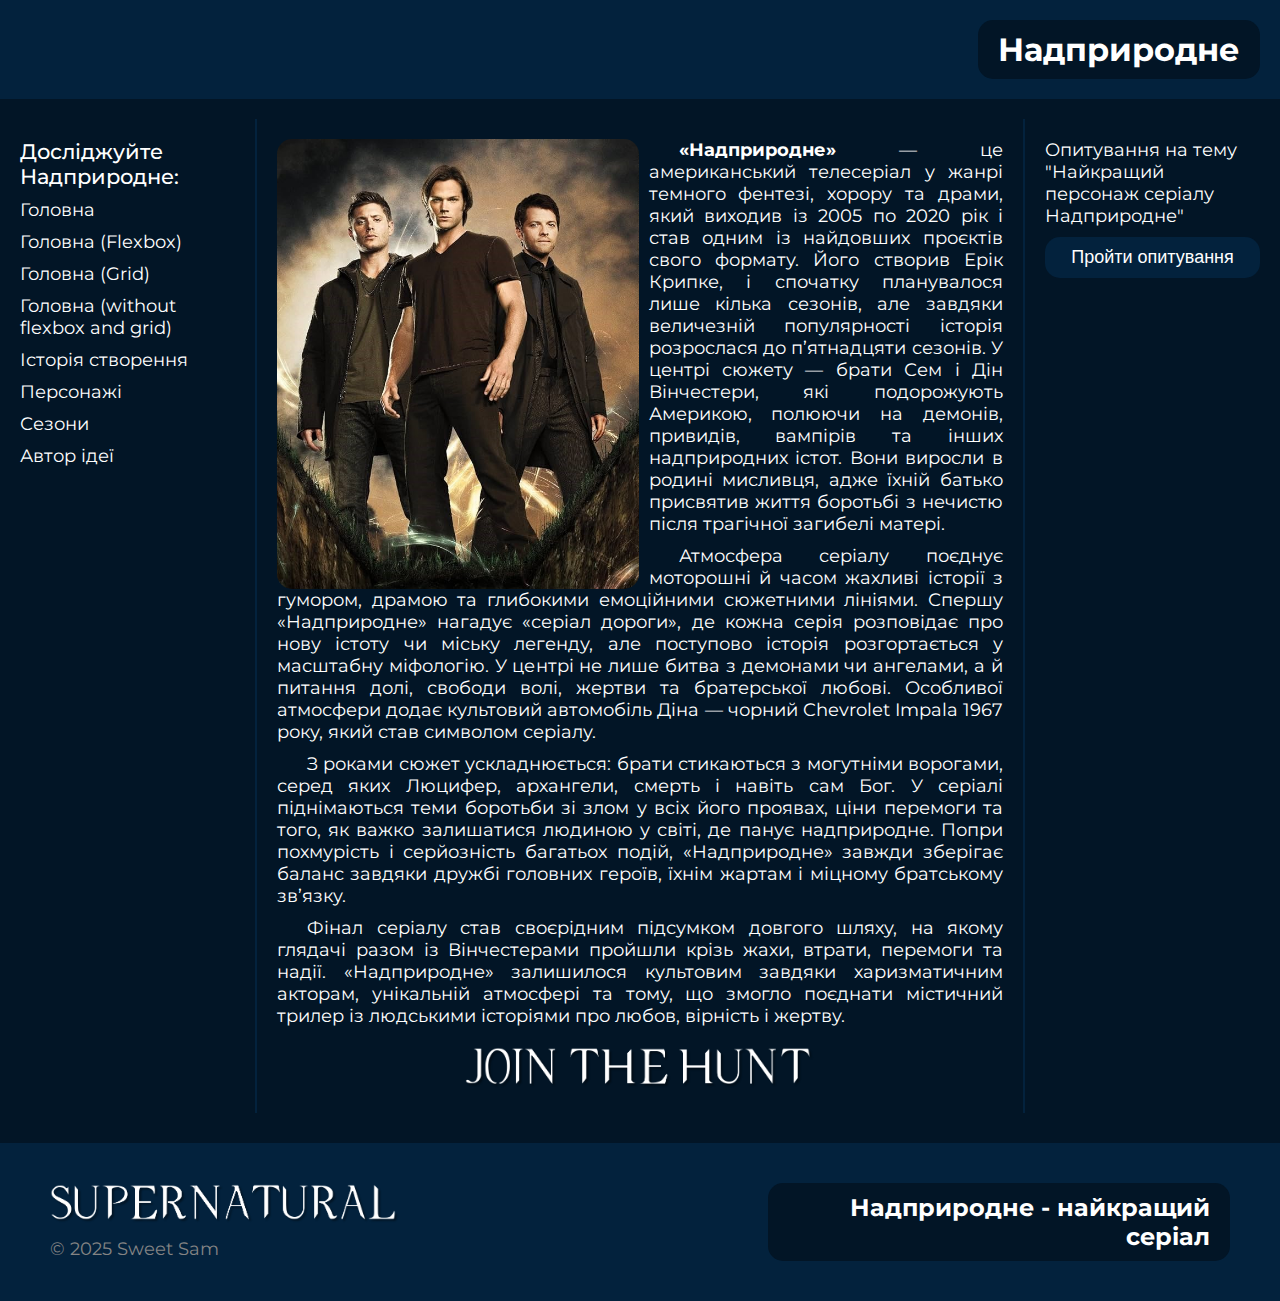
<file: ws2/main.html>
<!DOCTYPE html>
<html lang="uk">

<head>
    <meta charset="UTF-8">
    <meta name="viewport" content="width=device-width, initial-scale=1.0">
    <link rel="stylesheet" href="../css/ws2/main.css">
    <title>Workshop 1</title>
</head>

<body>
    <div class="header">
        <div class="header-block">
            <h1 class="header-text">Надприродне</h1>
        </div>
    </div>

    <table class="main-table">
        <tr>
            <td class="menu-wrapper" rowspan="3">
                <div class="menu-header">
                    <h3>Досліджуйте Надприродне:</h3>
                </div>
                <div class="menu">
                    <ul>
                        <a href="../index.html">
                            <li>Головна</li>
                        </a>
                        <a href="main-flexbox.html">
                            <li>Головна (Flexbox)</li>
                        </a>
                        <a href="main-grid.html">
                            <li>Головна (Grid)</li>
                        </a>
                        <a href="main.html">
                            <li>Головна (without flexbox and grid)</li>
                        </a>
                        <a href="../history.html">
                            <li>Історія створення</li>
                        </a>
                        <a href="../characters.html">
                            <li>Персонажі</li>
                        </a>
                        <a href="../seasons.html">
                            <li>Сезони</li>
                        </a>
                        <a href="../author.html">
                            <li>Автор ідеї</li>
                        </a>
                    </ul>
                </div>
            </td>

            <td class="content" rowspan="2">
                <img src="../img/poster1.jpg" class="content-img" alt="Poster">
                <p><b>«Надприродне»</b> — це американський телесеріал у жанрі темного фентезі, хорору та драми, який
                    виходив із
                    2005 по 2020 рік і став одним із найдовших проєктів свого формату. Його створив Ерік Крипке, і
                    спочатку планувалося лише кілька сезонів, але завдяки величезній популярності історія розрослася до
                    п’ятнадцяти сезонів. У центрі сюжету — брати Сем і Дін Вінчестери, які подорожують Америкою, полюючи
                    на демонів, привидів, вампірів та інших надприродних істот. Вони виросли в родині мисливця, адже
                    їхній батько присвятив життя боротьбі з нечистю після трагічної загибелі матері.
                </p>
                <p>Атмосфера серіалу поєднує моторошні й часом жахливі історії з гумором, драмою та глибокими емоційними
                    сюжетними лініями. Спершу «Надприродне» нагадує «серіал дороги», де кожна серія розповідає про нову
                    істоту чи міську легенду, але поступово історія розгортається у масштабну міфологію. У центрі не
                    лише битва з демонами чи ангелами, а й питання долі, свободи волі, жертви та братерської любові.
                    Особливої атмосфери додає культовий автомобіль Діна — чорний Chevrolet Impala 1967 року, який став
                    символом серіалу.</p>
                <p>З роками сюжет ускладнюється: брати стикаються з могутніми ворогами, серед яких Люцифер, архангели,
                    смерть і навіть сам Бог. У серіалі піднімаються теми боротьби зі злом у всіх його проявах, ціни
                    перемоги та того, як важко залишатися людиною у світі, де панує надприродне. Попри похмурість і
                    серйозність багатьох подій, «Надприродне» завжди зберігає баланс завдяки дружбі головних героїв,
                    їхнім жартам і міцному братському зв’язку.</p>
                <p>Фінал серіалу став своєрідним підсумком довгого шляху, на якому глядачі разом із Вінчестерами пройшли
                    крізь жахи, втрати, перемоги та надії. «Надприродне» залишилося культовим завдяки харизматичним
                    акторам, унікальній атмосфері та тому, що змогло поєднати містичний трилер із людськими історіями
                    про любов, вірність і жертву.</p>
                <div class="content-footer">
                    <img src="../img/join_the_hunt.png" alt="Join the hunt" class="content-footer-img">
                </div>
            </td>

            <td class="right-block" rowspan="3">
                <p>Опитування на тему "Найкращий персонаж серіалу Надприродне"</p>
                <a href="https://www.youtube.com/watch?v=dQw4w9WgXcQ" target="_blank">
                    <button class="right-btn">Пройти опитування</button>
                </a>
            </td>
        </tr>
    </table>

    <div class="footer">
        <table class="footer-table">
            <tr>
                <td class="footer-left">
                    <a href="index.html"><img src="../img/logo.png" alt="Logo Supernatural" class="footer-img"></a>
                    <p class="footer-author">© 2025 Sweet Sam</p>
                </td>
                <td class="footer-right">
                    <div class="footer-block">
                        <h2>Надприродне - найкращий серіал</h2>
                    </div>
                </td>
            </tr>
        </table>
    </div>
</body>

</html>
</file>
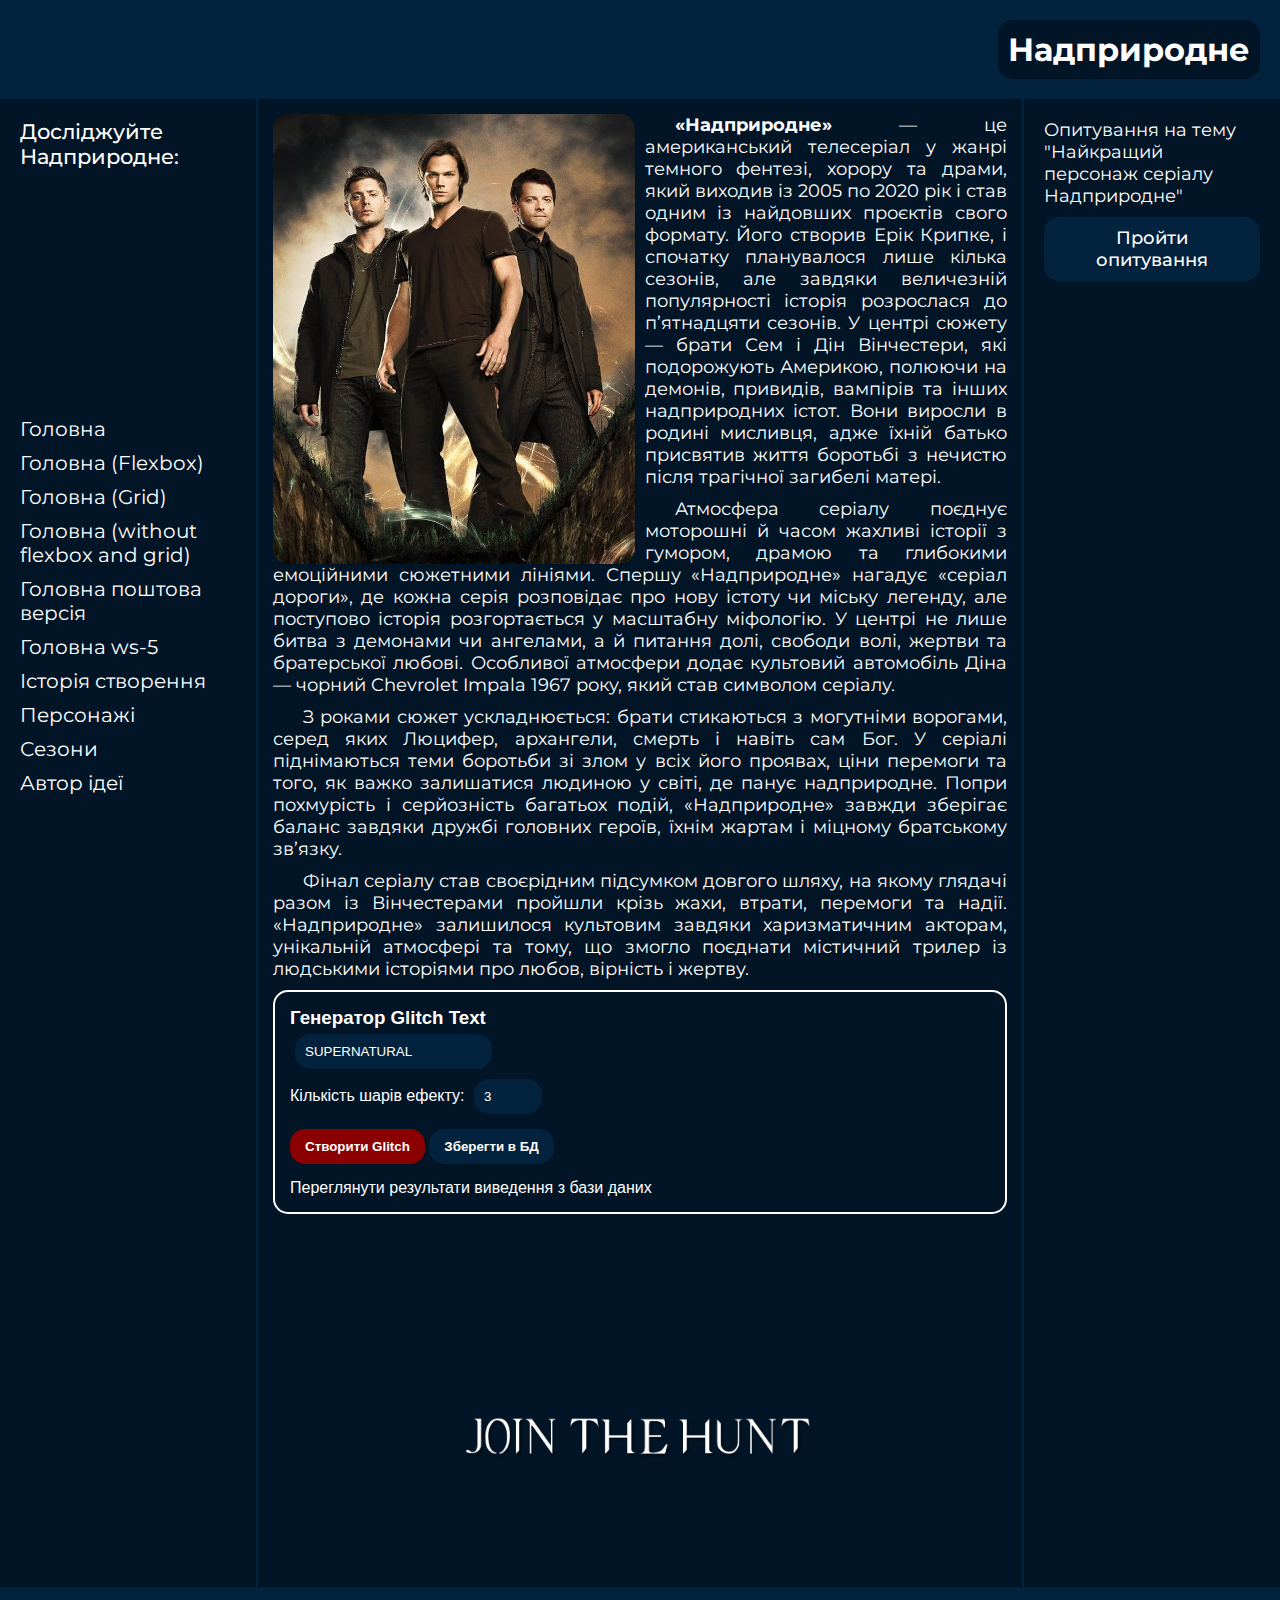
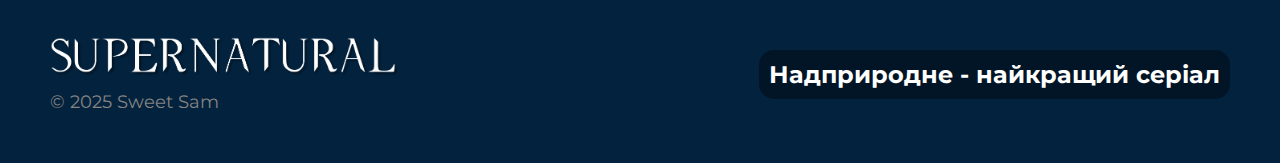
<file: ws6/index1.html>
<!DOCTYPE html>
<html>

<head>
    <meta charset="UTF-8">
    <meta name="viewport" content="width=device-width, initial-scale=1.0">
    <link rel="stylesheet" href="../css/index.css">
    <link rel="stylesheet" href="../css/ws3/index-mobile.css">
    <link rel="stylesheet" href="../css/ws6/index.css">
    <title>Workshop 1</title>
</head>

<body>
    <div class="header">
        <div class="header-block">
            <h1 class="header-text">Надприродне</h1>
        </div>
        <button class="burger-menu-btn" id="burgerButton">≡</button>
    </div>
    <div class="main-container">

        <div class="menu-header">
            <h3>Досліджуйте Надприродне:</h3>
        </div>

        <div class="menu" id="menu">
            <ul>
                <a href="../index.html">
                    <li>Головна</li>
                </a>
                <a href="../ws2/main-flexbox.html">
                    <li>Головна (Flexbox)</li>
                </a>
                <a href="../ws2/main-grid.html">
                    <li>Головна (Grid)</li>
                </a>
                <a href="../ws2/main.html">
                    <li>Головна (without flexbox and grid)</li>
                </a>
                <a href="../ws3/index-email.html">
                    <li>Головна поштова версія</li>
                </a>
                <a href="../index-ws5.html">
                    <li>Головна ws-5</li>
                </a>
                <a href="../history.html">
                    <li>Історія створення</li>
                </a>
                <a href="../characters.html">
                    <li>Персонажі</li>
                </a>
                <a href="../seasons.html">
                    <li>Сезони</li>
                </a>
                <a href="../author.html">
                    <li>Автор ідеї</li>
                </a>
            </ul>
        </div>

        <div class="content">
            <img src="../img/poster1.jpg" class="content-img">
            <p><B>«Надприродне»</B> — це американський телесеріал у жанрі темного фентезі, хорору та
                драми,
                який
                виходив із 2005 по 2020 рік і став одним із найдовших проєктів свого формату. Його створив Ерік
                Крипке,
                і спочатку планувалося лише кілька сезонів, але завдяки величезній популярності історія
                розрослася
                до
                п’ятнадцяти сезонів. У центрі сюжету — брати Сем і Дін Вінчестери, які подорожують Америкою,
                полюючи
                на
                демонів, привидів, вампірів та інших надприродних істот. Вони виросли в родині мисливця, адже
                їхній
                батько присвятив життя боротьбі з нечистю після трагічної загибелі матері.
            </p>
            <p>
                Атмосфера серіалу поєднує моторошні й часом жахливі історії з гумором, драмою та глибокими
                емоційними
                сюжетними лініями. Спершу «Надприродне» нагадує «серіал дороги», де кожна серія розповідає про
                нову
                істоту чи міську легенду, але поступово історія розгортається у масштабну міфологію. У центрі не
                лише
                битва з демонами чи ангелами, а й питання долі, свободи волі, жертви та братерської любові.
                Особливої
                атмосфери додає культовий автомобіль Діна — чорний Chevrolet Impala 1967 року, який став
                символом
                серіалу.
            </p>
            <p>
                З роками сюжет ускладнюється: брати стикаються з могутніми ворогами, серед яких Люцифер,
                архангели,
                смерть і навіть сам Бог. У серіалі піднімаються теми боротьби зі злом у всіх його проявах, ціни
                перемоги
                та того, як важко залишатися людиною у світі, де панує надприродне. Попри похмурість і
                серйозність
                багатьох подій, «Надприродне» завжди зберігає баланс завдяки дружбі головних героїв, їхнім
                жартам і
                міцному братському зв’язку.
            </p>
            <p>
                Фінал серіалу став своєрідним підсумком довгого шляху, на якому глядачі разом із Вінчестерами
                пройшли
                крізь жахи, втрати, перемоги та надії. «Надприродне» залишилося культовим завдяки харизматичним
                акторам,
                унікальній атмосфері та тому, що змогло поєднати містичний трилер із людськими історіями про
                любов,
                вірність і жертву.
            </p>

            <div class="glitch-controls">
                <h3>Генератор Glitch Text</h3>
                <input type="text" id="userText" placeholder="Введіть текст" value="SUPERNATURAL">
                <br>
                <label>Кількість шарів ефекту:</label>
                <input type="number" id="elemCount" min="1" max="10" value="3">
                <br>
                <div style="margin-top: 10px;">
                    <button onclick="generateGlitch()">Створити Glitch</button>
                    <button onclick="saveConfig()" type="button" style="background: #03223d;">Зберегти в БД</button>
                </div>
                <div style="margin-top: 15px;">
                    <a href="index2.html">Переглянути результати виведення з бази даних</a>
                </div>
            </div>

            <div id="glitch-result-area"></div>
        </div>
        <div class="content-footer">
            <img src="../img/join_the_hunt.png" alt="Join the hunt" class="content-footer-img">
        </div>

        <div class="right-block">
            <p>Опитування на тему "Найкращий персонаж серіалу Надприродне"</p>
            <a href="https://www.youtube.com/watch?v=dQw4w9WgXcQ&ab_channel=RickAstley" target="_blank">
                <button class="right-btn">Пройти опитування</button>
            </a>
        </div>
    </div>

    <div class="footer">
        <div>
            <a href="../index.html"><img src="../img/logo.png" alt="Logo Supernatural" class="footer-img"></a>
            <p class="footer-author">© 2025 Sweet Sam</p>
        </div>
        <div class="footer-block">
            <h2>Надприродне - найкращий серіал</h2>
        </div>
    </div>

    <script src="../ws3/burger-menu.js"></script>
    <script src="glitch_text.js"></script>
    <script src="script.js"></script>
</body>

</html>
</file>
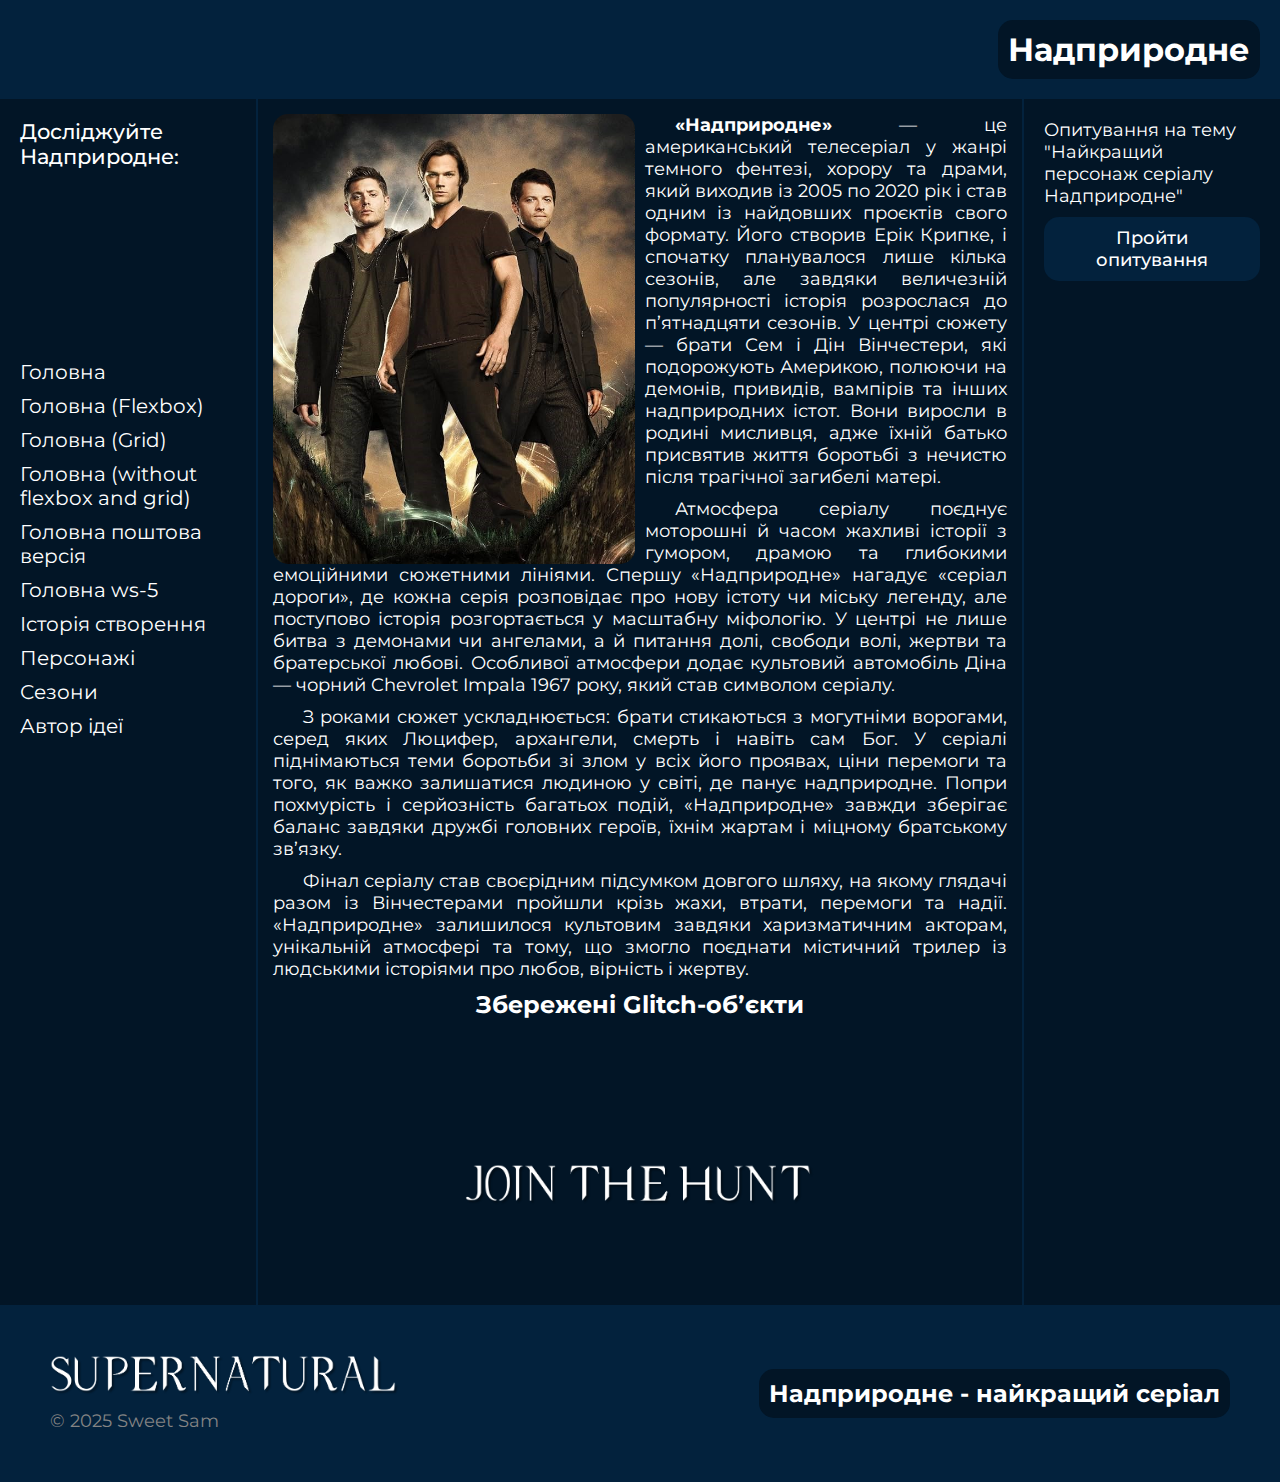
<file: ws6/index2.html>
<!DOCTYPE html>
<html>

<head>
    <meta charset="UTF-8">
    <meta name="viewport" content="width=device-width, initial-scale=1.0">
    <link rel="stylesheet" href="../css/index.css">
    <link rel="stylesheet" href="../css/ws3/index-mobile.css">
    <link rel="stylesheet" href="../css/ws6/index.css">
    <title>Workshop 1</title>
</head>

<body>
    <div class="header">
        <div class="header-block">
            <h1 class="header-text">Надприродне</h1>
        </div>
        <button class="burger-menu-btn" id="burgerButton">≡</button>
    </div>
    <div class="main-container">

        <div class="menu-header">
            <h3>Досліджуйте Надприродне:</h3>
        </div>

        <div class="menu" id="menu">
            <ul>
                <a href="../index.html">
                    <li>Головна</li>
                </a>
                <a href="../ws2/main-flexbox.html">
                    <li>Головна (Flexbox)</li>
                </a>
                <a href="../ws2/main-grid.html">
                    <li>Головна (Grid)</li>
                </a>
                <a href="../ws2/main.html">
                    <li>Головна (without flexbox and grid)</li>
                </a>
                <a href="../ws3/index-email.html">
                    <li>Головна поштова версія</li>
                </a>
                <a href="../index-ws5.html">
                    <li>Головна ws-5</li>
                </a>
                <a href="../history.html">
                    <li>Історія створення</li>
                </a>
                <a href="../characters.html">
                    <li>Персонажі</li>
                </a>
                <a href="../seasons.html">
                    <li>Сезони</li>
                </a>
                <a href="../author.html">
                    <li>Автор ідеї</li>
                </a>
            </ul>
        </div>

        <div class="content">
            <img src="../img/poster1.jpg" class="content-img">
            <p><B>«Надприродне»</B> — це американський телесеріал у жанрі темного фентезі, хорору та
                драми,
                який
                виходив із 2005 по 2020 рік і став одним із найдовших проєктів свого формату. Його створив Ерік
                Крипке,
                і спочатку планувалося лише кілька сезонів, але завдяки величезній популярності історія
                розрослася
                до
                п’ятнадцяти сезонів. У центрі сюжету — брати Сем і Дін Вінчестери, які подорожують Америкою,
                полюючи
                на
                демонів, привидів, вампірів та інших надприродних істот. Вони виросли в родині мисливця, адже
                їхній
                батько присвятив життя боротьбі з нечистю після трагічної загибелі матері.
            </p>
            <p>
                Атмосфера серіалу поєднує моторошні й часом жахливі історії з гумором, драмою та глибокими
                емоційними
                сюжетними лініями. Спершу «Надприродне» нагадує «серіал дороги», де кожна серія розповідає про
                нову
                істоту чи міську легенду, але поступово історія розгортається у масштабну міфологію. У центрі не
                лише
                битва з демонами чи ангелами, а й питання долі, свободи волі, жертви та братерської любові.
                Особливої
                атмосфери додає культовий автомобіль Діна — чорний Chevrolet Impala 1967 року, який став
                символом
                серіалу.
            </p>
            <p>
                З роками сюжет ускладнюється: брати стикаються з могутніми ворогами, серед яких Люцифер,
                архангели,
                смерть і навіть сам Бог. У серіалі піднімаються теми боротьби зі злом у всіх його проявах, ціни
                перемоги
                та того, як важко залишатися людиною у світі, де панує надприродне. Попри похмурість і
                серйозність
                багатьох подій, «Надприродне» завжди зберігає баланс завдяки дружбі головних героїв, їхнім
                жартам і
                міцному братському зв’язку.
            </p>
            <p>
                Фінал серіалу став своєрідним підсумком довгого шляху, на якому глядачі разом із Вінчестерами
                пройшли
                крізь жахи, втрати, перемоги та надії. «Надприродне» залишилося культовим завдяки харизматичним
                акторам,
                унікальній атмосфері та тому, що змогло поєднати містичний трилер із людськими історіями про
                любов,
                вірність і жертву.
            </p>

            <h2 style="text-align:center;">Збережені Glitch-обʼєкти</h2>

            <div id="glitch-center"></div>
        </div>
        <div class="content-footer">
            <img src="../img/join_the_hunt.png" alt="Join the hunt" class="content-footer-img">
        </div>

        <div class="right-block">
            <p>Опитування на тему "Найкращий персонаж серіалу Надприродне"</p>
            <a href="https://www.youtube.com/watch?v=dQw4w9WgXcQ&ab_channel=RickAstley" target="_blank">
                <button class="right-btn">Пройти опитування</button>
            </a>
        </div>
    </div>

    <div class="footer">
        <div>
            <a href="../index.html"><img src="../img/logo.png" alt="Logo Supernatural" class="footer-img"></a>
            <p class="footer-author">© 2025 Sweet Sam</p>
        </div>
        <div class="footer-block">
            <h2>Надприродне - найкращий серіал</h2>
        </div>
    </div>

    <script src="../ws3/burger-menu.js"></script>
    <script src="glitch_text.js"></script>
    <script src="viewer.js"></script>
</body>

</html>
</file>
<file: css/index.css>
@import url('https://fonts.googleapis.com/css2?family=Montserrat:ital,wght@0,100..900;1,100..900&display=swap');

* {
    margin: 0;
    padding: 0;
    border: 0;
}

body {
    font-family: "Montserrat", sans-serif;
    font-optical-sizing: auto;
    font-style: normal;
    background-color: #021526;
}

a {
    text-decoration: none;
    color: #fff;
}

a:visited {
    color: #fff;
}

.header {
    background-color: #03223d;
    padding: 20px;
    display: flex;
    justify-content: end;
}

.header-block {
    background-color: #021526;
    padding: 10px;
    border-radius: 15px;
}

.header-text {
    color: #fff;
    text-align: center;
}

.main-container {
    display: grid;
    width: 100%;
    grid-template-columns: 1fr 3fr 1fr;
    grid-template-rows: 1fr 3fr 1fr;
    color: #fff;
}

.menu-header {
    grid-column: 1;
    grid-row: 1;
    padding: 20px;
    max-height: 100px;
}

.menu-header h3 {
    font-size: 21px;
    font-weight: 500;
}

.menu {
    grid-column: 1;
    grid-row: 2 / 4;
    align-content: start;
    padding: 20px;
    font-size: 20px;
}

.menu ul {
    list-style: none;
}

.menu li {
    margin-bottom: 10px;
}

.menu li:hover {
    color: #848484;
    transition: all 0.3s ease;
}

.content {
    grid-column: 2;
    grid-row: 1 / 3;
    padding: 15px;
    border-left: 2px solid #03223d;
    border-right: 2px solid #03223d;
}

.content-img {
    height: 450px;
    border-radius: 15px;
    float: left;
    margin-right: 10px;
}

.content p {
    text-align: justify;
    text-indent: 30px;
    margin-bottom: 10px;
    font-size: 18px;
}

.content-footer {
    grid-row: 3;
    justify-items: center;
    align-content: center;
    border-left: 2px solid #03223d;
    border-right: 2px solid #03223d;
}

.content-footer-img {
    display: block;
    width: 350px;
}

.right-block {
    grid-row: 1 / 4;
    padding: 20px;
    font-size: 18px;
}

.right-btn {
    width: 100%;
    background-color: #03223d;
    color: #fff;
    font-size: 18px;
    font-family: "Montserrat", sans-serif;
    font-weight: 500;
    padding: 10px 15px;
    border-radius: 15px;
    margin-top: 10px;
}

.right-btn:hover {
    cursor: pointer;
    transition: all 0.3s ease;
    background-color: #6EACDA;
}

.footer {
    background-color: #03223d;
    display: flex;
    justify-content: space-between;
    align-items: center;
    padding: 50px;
    height: 100%;
}

.footer-img {
    width: 350px;
}

.footer-author {
    color: #848484;
    font-size: 18px;
    margin-top: 10px;
}

.footer-block {
    background-color: #021526;
    padding: 10px;
    border-radius: 15px;
    color: white;
}
</file>
<file: css/ws3/index-mobile.css>
@import url("../index.css");

.burger-menu-btn {
    display: none;
}

@media (max-width: 480px) {
    .header {
        justify-content: space-between;
    }

    .burger-menu-btn {
        display: block;
        background-color: #021526;
        padding: 0 15px;
        font-size: 30px;
        color: #fff;
        border-radius: 10px;
    }

    .main-container {
        display: block;
    }

    .menu-header {
        display: none;
    }

    .menu {
        display: none;
        position: absolute;
        background-color: #03223d;
        width: 100%;
        height: 100%;
        inset: 0;
        top: 99px;
        padding: 0;
        text-align: center;
        font-size: 20px;
    }

    .menu.active {
        display: block;
    }

    .content {
        border: none;
    }

    .content-img {
        margin: 0 0 10px 0;
        max-height: 300px;
        width: 100%;
        object-fit: cover;
        object-position: top;
    }

    .content p {
        font-size: 16px;
    }

    .content-footer {
        border: none;
    }

    .content-footer-img {
        width: 300px;
    }

    .right-block {
        border-top: 2px solid #03223d;
        padding: 15px;
        text-align: center;
        margin: 20px 0;
    }

    .footer {
        flex-direction: column-reverse;
        padding: 30px 15px;
        gap: 30px;
        align-items: start;
    }

    .footer-block {
        text-align: center;
        width: 100%;
        padding: 10px 0;
    }

    .footer-img {
        width: 300px;
    }
}
</file>
<file: css/characters.css>
.content-container {
    display: flex;
    align-items: center;
    gap: 10px;
}

.content-container-reverse {
    flex-direction: row-reverse;
}

.content-img {
    min-width: 250px;
    width: 250px;
    height: 250px;
    object-fit: cover;
    object-position: top;
    border-radius: 100%;
    margin: 0;
    float: none;
}
</file>
<file: css/seasons.css>
.content {
    display: flex;
    flex-wrap: wrap;
    justify-content: space-between;
    gap: 10px;
}

.season-img {
    width: 200px;
    border-radius: 15px;
}
</file>
<file: css/ws2/main-flexbox.css>
@import url('https://fonts.googleapis.com/css2?family=Montserrat:ital,wght@0,100..900;1,100..900&display=swap');

* {
    margin: 0;
    padding: 0;
    border: 0;
}

body {
    font-family: "Montserrat", sans-serif;
    font-optical-sizing: auto;
    font-style: normal;
    background-color: #021526;
}

a {
    text-decoration: none;
    color: #fff;
}

a:visited {
    color: #fff;
}

.header {
    background-color: #03223d;
    padding: 20px;
    display: flex;
    justify-content: end;
}

.header-block {
    background-color: #021526;
    padding: 10px;
    border-radius: 15px;
}

.header-text {
    color: #fff;
    text-align: center;
}

.main-container {
    display: flex;
    width: 100%;
    color: #fff;
}

.menu-header {
    max-height: 100px;
    margin-bottom: 50px;
}

.menu-header h3 {
    font-size: 21px;
    font-weight: 500;
}

.menu {
    width: 70%;
    padding: 20px;
    font-size: 20px;
}

.menu ul {
    list-style: none;
}

.menu li {
    margin-bottom: 10px;
}

.menu li:hover {
    color: #848484;
    transition: all 0.3s ease;
}

.content {
    padding: 15px;
    border-left: 2px solid #03223d;
    border-right: 2px solid #03223d;
}

.content-img {
    height: 450px;
    border-radius: 15px;
    float: left;
    margin-right: 10px;
}

.content p {
    text-align: justify;
    text-indent: 30px;
    margin-bottom: 10px;
    font-size: 18px;
}

.content-footer {
    margin-top: 100px;
    justify-items: center;
    align-content: center;
}

.content-footer-img {
    display: block;
    width: 350px;
}

.right-block {
    width: 70%;
    padding: 20px;
    font-size: 18px;
}

.right-btn {
    width: 100%;
    background-color: #03223d;
    color: #fff;
    font-size: 18px;
    font-family: "Montserrat", sans-serif;
    font-weight: 500;
    padding: 10px 15px;
    border-radius: 15px;
    margin-top: 10px;
}

.right-btn:hover {
    cursor: pointer;
    transition: all 0.3s ease;
    background-color: #6EACDA;
}

.footer {
    background-color: #03223d;
    display: flex;
    justify-content: space-between;
    align-items: center;
    padding: 50px;
    height: 100%;
}

.footer-img {
    width: 350px;
}

.footer-author {
    color: #848484;
    font-size: 18px;
    margin-top: 10px;
}

.footer-block {
    background-color: #021526;
    padding: 10px;
    border-radius: 15px;
    color: white;
}
</file>
<file: css/ws2/main-grid.css>
@import url('https://fonts.googleapis.com/css2?family=Montserrat:ital,wght@0,100..900;1,100..900&display=swap');

* {
    margin: 0;
    padding: 0;
    border: 0;
}

body {
    font-family: "Montserrat", sans-serif;
    font-optical-sizing: auto;
    font-style: normal;
    background-color: #021526;
}

a {
    text-decoration: none;
    color: #fff;
}

a:visited {
    color: #fff;
}

.header {
    background-color: #03223d;
    padding: 20px;
    display: grid;
    justify-content: end;
}

.header-block {
    background-color: #021526;
    padding: 10px;
    border-radius: 15px;
}

.header-text {
    color: #fff;
    text-align: center;
}

.main-container {
    display: grid;
    width: 100%;
    grid-template-columns: 1fr 3fr 1fr;
    grid-template-rows: 1fr 3fr 1fr;
    color: #fff;
}

.menu-header {
    grid-column: 1;
    grid-row: 1;
    padding: 20px;
    max-height: 100px;
}

.menu-header h3 {
    font-size: 21px;
    font-weight: 500;
}

.menu {
    grid-column: 1;
    grid-row: 2 / 4;
    align-content: start;
    padding: 20px;
    font-size: 20px;
}

.menu ul {
    list-style: none;
}

.menu li {
    margin-bottom: 10px;
}

.menu li:hover {
    color: #848484;
    transition: all 0.3s ease;
}

.content {
    grid-column: 2;
    grid-row: 1 / 3;
    padding: 15px;
    border-left: 2px solid #03223d;
    border-right: 2px solid #03223d;
}

.content-img {
    height: 450px;
    border-radius: 15px;
    float: left;
    margin-right: 10px;
}

.content p {
    text-align: justify;
    text-indent: 30px;
    margin-bottom: 10px;
    font-size: 18px;
}

.content-footer {
    grid-row: 3;
    justify-items: center;
    align-content: center;
    border-left: 2px solid #03223d;
    border-right: 2px solid #03223d;
}

.content-footer-img {
    display: block;
    width: 350px;
}

.right-block {
    grid-row: 1 / 4;
    padding: 20px;
    font-size: 18px;
}

.right-btn {
    width: 100%;
    background-color: #03223d;
    color: #fff;
    font-size: 18px;
    font-family: "Montserrat", sans-serif;
    font-weight: 500;
    padding: 10px 15px;
    border-radius: 15px;
    margin-top: 10px;
}

.right-btn:hover {
    cursor: pointer;
    transition: all 0.3s ease;
    background-color: #6EACDA;
}

.footer {
    background-color: #03223d;
    display: grid;
    grid-template-columns: repeat(2, 1fr);
    padding: 50px;
    height: 100%;
}

.footer-img {
    width: 350px;
}

.footer-author {
    color: #848484;
    font-size: 18px;
    margin-top: 10px;
}

.footer-block {
    width: fit-content;
    height: fit-content;
    justify-self:end;
    background-color: #021526;
    padding: 10px;
    border-radius: 15px;
    color: white;
}
</file>
<file: css/ws2/main.css>
@import url('https://fonts.googleapis.com/css2?family=Montserrat:ital,wght@0,100..900;1,100..900&display=swap');

* {
    margin: 0;
    padding: 0;
    border: 0;
    box-sizing: border-box;
}

body {
    font-family: "Montserrat", sans-serif;
    background-color: #021526;
    color: #fff;
}

a {
    text-decoration: none;
    color: #fff;
}

a:visited {
    color: #fff;
}

.header {
    background-color: #03223d;
    text-align: right;
    padding: 20px;
}

.header-block {
    background-color: #021526;
    display: inline-block;
    padding: 10px 20px;
    border-radius: 15px;
}

.header-text {
    color: #fff;
}

.main-table {
    width: 100%;
    border-collapse: collapse;
    margin-top: 20px;
}

.menu-wrapper {
    width: 20%;
    vertical-align: top;
    padding: 20px;
}

.menu-header h3 {
    font-size: 21px;
    font-weight: 500;
    margin-bottom: 10px;
}

.menu ul {
    list-style: none;
}

.menu li {
    margin-bottom: 10px;
    font-size: 18px;
}

.menu li:hover {
    color: #848484;
    transition: all 0.3s ease;
}

.content {
    width: 60%;
    padding: 20px;
    border-left: 2px solid #03223d;
    border-right: 2px solid #03223d;
    vertical-align: top;
}

.content-img {
    height: 450px;
    border-radius: 15px;
    float: left;
    margin-right: 10px;
}

.content p {
    text-align: justify;
    text-indent: 30px;
    margin-bottom: 10px;
    font-size: 18px;
}

.content-footer {
    text-align: center;
    margin-top: 20px;
}

.content-footer-img {
    width: 350px;
}

.right-block {
    width: 20%;
    vertical-align: top;
    padding: 20px;
    font-size: 18px;
}

.right-btn {
    width: 100%;
    background-color: #03223d;
    color: #fff;
    font-size: 18px;
    font-weight: 500;
    padding: 10px 15px;
    border-radius: 15px;
    margin-top: 10px;
}

.right-btn:hover {
    cursor: pointer;
    background-color: #6EACDA;
    transition: all 0.3s ease;
}

.footer {
    background-color: #03223d;
    margin-top: 30px;
    padding: 40px 0;
}

.footer-table {
    width: 100%;
    border-collapse: collapse;
}

.footer-left {
    width: 60%;
    text-align: left;
    padding-left: 50px;
}

.footer-img {
    width: 350px;
}

.footer-author {
    color: #848484;
    font-size: 18px;
    margin-top: 10px;
}

.footer-right {
    width: 40%;
    text-align: right;
    padding-right: 50px;
}

.footer-block {
    background-color: #021526;
    display: inline-block;
    padding: 10px 20px;
    border-radius: 15px;
    color: white;
}
</file>
<file: css/ws6/index.css>
.glitch-controls {
    padding: 15px;
    border: 2px solid #fff;
    border-radius: 15px;
    margin-bottom: 20px;
    color: white;
    font-family: sans-serif;
}

.glitch-controls input {
    padding: 10px;
    margin: 5px;
    border: none;
    background: #03223d;
    color: white;
    border-radius: 15px;
}

.glitch-controls button {
    padding: 10px 15px;
    background: #8b0000;
    color: white;
    border: none;
    cursor: pointer;
    font-weight: bold;
    border-radius: 15px;
}

.glitch-controls button:hover {
    background: #ff0000;
}

#glitch-result-area {
    position: relative;
    display: flex;
    justify-content: center;
    align-items: center;
    overflow: hidden;
    padding: 20px;
}

.glitch-text {
    font-size: 60px;
    font-weight: bold;
    color: white;
    position: relative;
    text-transform: uppercase;
}

.glitch-layer {
    position: absolute;
    top: 0;
    left: 0;
    width: 100%;
    height: 100%;
    opacity: 0.8;
}

@keyframes glitch-anim-1 {
    0% {
        clip-path: inset(20% 0 80% 0);
        transform: translate(-2px, 1px);
    }

    20% {
        clip-path: inset(60% 0 10% 0);
        transform: translate(2px, -1px);
    }

    40% {
        clip-path: inset(40% 0 50% 0);
        transform: translate(-2px, 2px);
    }

    60% {
        clip-path: inset(80% 0 5% 0);
        transform: translate(2px, -2px);
    }

    80% {
        clip-path: inset(10% 0 60% 0);
        transform: translate(-1px, 2px);
    }

    100% {
        clip-path: inset(30% 0 30% 0);
        transform: translate(1px, -1px);
    }
}

@keyframes glitch-anim-2 {
    0% {
        clip-path: inset(10% 0 60% 0);
        transform: translate(2px, -1px);
    }

    20% {
        clip-path: inset(30% 0 20% 0);
        transform: translate(-2px, 1px);
    }

    40% {
        clip-path: inset(70% 0 10% 0);
        transform: translate(2px, 1px);
    }

    60% {
        clip-path: inset(20% 0 50% 0);
        transform: translate(-2px, -1px);
    }

    80% {
        clip-path: inset(50% 0 30% 0);
        transform: translate(1px, 2px);
    }

    100% {
        clip-path: inset(10% 0 80% 0);
        transform: translate(-1px, -2px);
    }
}

#glitch-center {
    width: 70%;
    margin: 30px auto;
}

.glitch-card {
    border: 2px solid #03223d;
    background: #0b1c2d;
    color: #fff;
    padding: 15px;
    margin-bottom: 15px;
    border-radius: 15px;
}

.glitch-text {
    font-size: 26px;
    font-weight: bold;
    position: relative;
    text-align: center;
}

.glitch-layer {
    position: absolute;
    left: 0;
    top: 0;
    opacity: 0.7;
}

.glitch-layer.red {
    color: red;
    transform: translate(2px, -1px);
}

.glitch-layer.blue {
    color: cyan;
    transform: translate(-2px, 1px);
}
</file>
